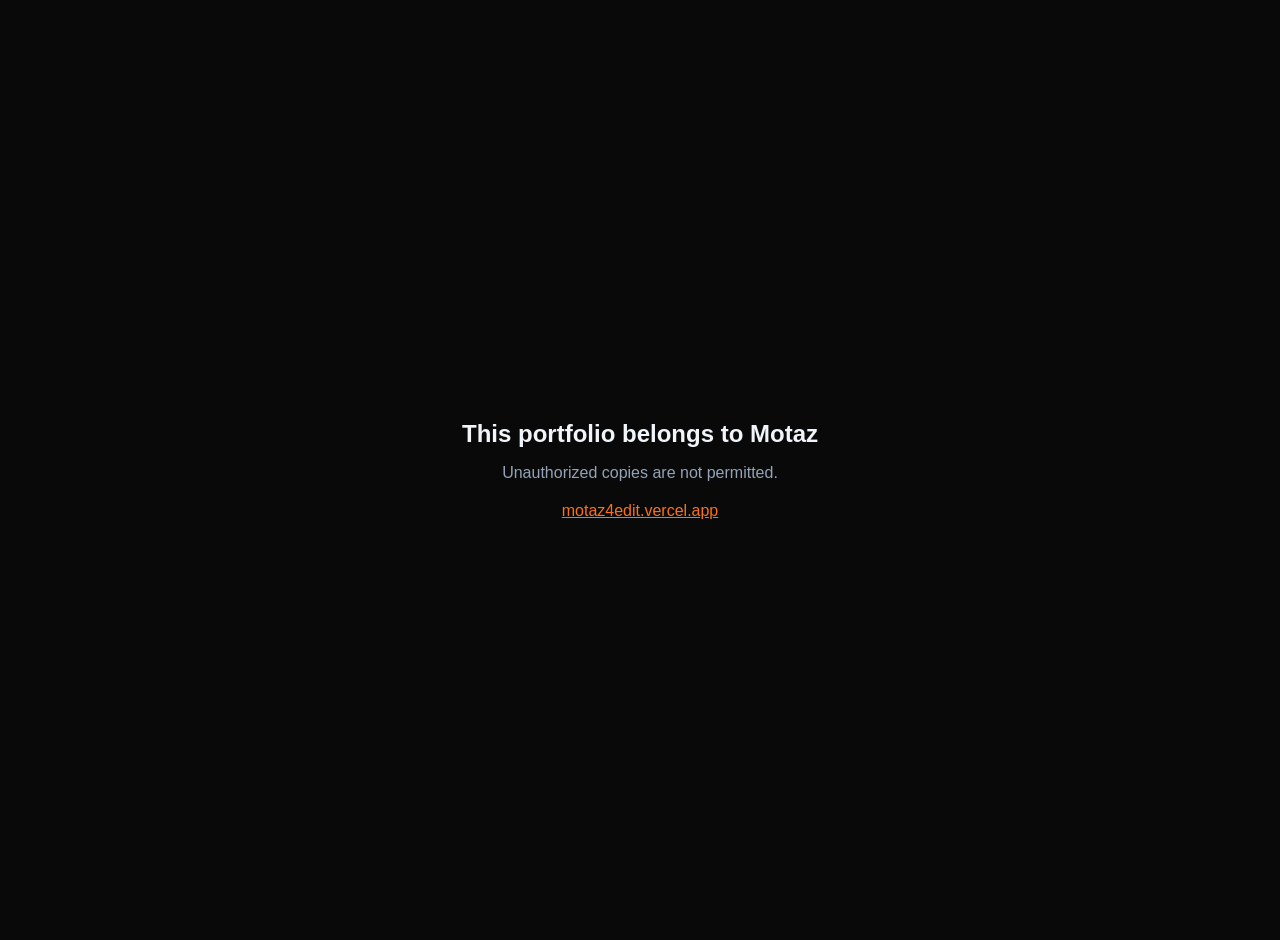
<file: index.html>
<!DOCTYPE html>
<html lang="en" dir="ltr">
<head>
  <meta charset="UTF-8" />
  <meta name="viewport" content="width=device-width, initial-scale=1.0" />
  <meta name="description" content="Video Editor & Storyteller — Long-form and short-form editing built around attention, pacing and storytelling." />
  <meta name="author" content="Motaz" />
  <meta name="theme-color" content="#090909" />
  <meta name="robots" content="index, follow" />

  <meta property="og:type" content="website" />
  <meta property="og:site_name" content="Motaz — Video Editor & Storyteller" />
  <meta property="og:title" content="Motaz — Video Editor & Storyteller" />
  <meta property="og:description" content="Long-form and short-form editing built around attention, pacing and storytelling." />
  <meta property="og:image" content="https://motaz4edit.vercel.app/assets/avatar.png" />
  <meta property="og:url" content="https://motaz4edit.vercel.app" />
  <meta property="og:locale" content="en_US" />
  <meta property="og:image:width" content="1200" />
  <meta property="og:image:height" content="630" />

  <meta name="twitter:card" content="summary_large_image" />
  <meta name="twitter:title" content="Motaz — Video Editor & Storyteller" />
  <meta name="twitter:description" content="Long-form and short-form editing built around attention, pacing and storytelling." />
  <meta name="twitter:image" content="https://motaz4edit.vercel.app/assets/avatar.png" />
  <meta name="twitter:site" content="@islameditro" />

  <link rel="apple-touch-icon" href="assets/avatar.png" />

  <title>Motaz — Video Editor & Storyteller</title>
  <link rel="canonical" href="https://motaz4edit.vercel.app" />
  <link rel="alternate" hreflang="en" href="https://motaz4edit.vercel.app" />
  <link rel="alternate" hreflang="ar" href="https://motaz4edit.vercel.app" />
  <link rel="alternate" hreflang="x-default" href="https://motaz4edit.vercel.app" />

  <script type="application/ld+json">
  {
    "@context": "https://schema.org",
    "@type": "ProfessionalService",
    "name": "Motaz",
    "description": "Video Editor & Storyteller — Long-form and short-form editing built around attention, pacing and storytelling.",
    "url": "https://motaz4edit.vercel.app",
    "image": "https://motaz4edit.vercel.app/assets/avatar.png",
    "sameAs": ["https://www.instagram.com/islameditro/", "https://www.youtube.com/@motaz4edit"]
  }
  </script>

  <script data-goatcounter="https://motazeditor.goatcounter.com/count" async src="goatcounter.js" integrity="sha384-2UjvVpptg4JlEVgJI2PdscrjOjPcil/4F1ZvIMJ81CShQnEDSlPI+l4PfogvTLYi" crossorigin="anonymous"></script>

  <link rel="preconnect" href="https://fonts.googleapis.com" />
  <link rel="preconnect" href="https://fonts.gstatic.com" crossorigin />
  <link href="https://fonts.googleapis.com/css2?family=Inter:wght@400;500;600;700;800;900&display=swap" rel="stylesheet" />

  <link rel="stylesheet" href="styles.css?v=3.1.7" />
  <link rel="icon" type="image/svg+xml" href="favicon.svg" />
</head>
<body>
  <!-- Loading Screen -->
  <div class="loader-screen" id="loaderScreen">
    <div class="loader-content">
      <div class="loader-ring">
        <div class="loader-ring-inner"></div>
      </div>
      <div class="loader-text">M<span class="loader-dot">.</span></div>
    </div>
  </div>

  <a href="#home" class="skip-link">Skip to content</a>

  <noscript>
    <div style="padding:80px 24px;text-align:center;min-height:100vh;display:flex;align-items:center;justify-content:center;">
      <div>
        <h1 style="font-size:1.5rem;margin-bottom:12px;">Motaz — Video Editor & Storyteller</h1>
        <p style="color:#94A3B8;font-size:0.95rem;">Please enable JavaScript to view this portfolio.</p>
        <p style="color:#94A3B8;font-size:0.8rem;margin-top:16px;"><a href="mailto:motazeditroforbusiness@gmail.com" style="color:#F97316;">Contact me directly</a></p>
      </div>
    </div>
  </noscript>

  <header class="navbar" id="navbar">
    <nav class="nav-container">
      <a href="#home" class="logo">
        <span class="logo-badge" id="logoBadge">M</span>
        <span id="logoText">Motaz</span>
      </a>
      <ul class="nav-links" id="navLinks"></ul>
      <div class="nav-actions">
        <a href="#contact" class="nav-cta" data-i18n-nav-cta>Start a Project</a>
        <button id="langToggle" class="lang-toggle" title="English" aria-label="Change language">ع</button>
        <button id="themeToggle" class="theme-toggle" aria-label="Theme" title="Toggle theme">
          <span class="icon-moon">&#9790;</span>
          <span class="icon-sun">&#9728;</span>
        </button>
        <button id="menuToggle" class="menu-toggle" aria-label="Menu">
          <span></span><span></span><span></span>
        </button>
      </div>
    </nav>
  </header>

  <main>
    <!-- Hero -->
    <section id="home" class="hero">
      <div class="hero-glow-bg"></div>
      <div class="hero-grid">
        <div class="hero-profile">
          <div class="hero-photo-wrap hero-enter">
            <div class="hero-photo-ring">
              <img id="heroPhoto" class="hero-photo" src="[data-uri]" alt="Portrait" />
            </div>
          </div>
          <div class="hero-name-row hero-enter">
            <h1 class="hero-name" id="heroName">Motaz</h1>
            <span class="avail-badge" id="availBadge" hidden>
              <span class="avail-dot"></span>
              <span id="availLabel"></span>
            </span>
          </div>
          <p class="hero-tagline hero-enter" id="heroTagline">Video Editor & Storyteller</p>
          <p class="hero-subline hero-enter" id="heroSubline"></p>
          <p class="hero-desc hero-enter" id="heroDesc"></p>
          <div class="hero-meta hero-enter">
            <span class="meta-item">
              <svg class="meta-icon" viewBox="0 0 24 24" fill="none" stroke="currentColor" stroke-width="2" stroke-linecap="round" stroke-linejoin="round"><path d="M21 10c0 7-9 13-9 13s-9-6-9-13a9 9 0 0 1 18 0z"/><circle cx="12" cy="10" r="3"/></svg>
              <span id="heroLocation">Algeria</span>
            </span>
            <span class="meta-item">
              <svg class="meta-icon" viewBox="0 0 24 24" fill="none" stroke="currentColor" stroke-width="2" stroke-linecap="round" stroke-linejoin="round"><circle cx="12" cy="12" r="10"/><line x1="2" y1="12" x2="22" y2="12"/><path d="M12 2a15.3 15.3 0 0 1 4 10 15.3 15.3 0 0 1-4 10 15.3 15.3 0 0 1-4-10 15.3 15.3 0 0 1 4-10z"/></svg>
              <span id="heroLanguages">English, Arabic</span>
            </span>
          </div>
          <div class="hero-actions hero-enter">
            <a href="#work" class="btn-primary">View My Work</a>
            <a href="#contact" class="btn-outline">Start a Project</a>
          </div>
          <div class="hero-socials hero-enter" id="heroSocials"></div>
        </div>
        <div class="hero-tools">
          <div class="tools-group">
            <h2 class="tools-heading hero-enter" id="editingToolsTitle">Editing Tools</h2>
            <div class="tools-grid" id="editingToolsGrid"></div>
          </div>
          <div class="tools-group">
            <h2 class="tools-heading hero-enter" id="aiToolsTitle">AI Tools</h2>
            <div class="tools-grid" id="aiToolsGrid"></div>
          </div>
        </div>
      </div>
    </section>

    <!-- Showreel -->
    <section id="showreel" class="section section-showreel reveal" hidden>
      <div class="container">
        <span class="section-label" data-i18n="showreel_label">Showreel</span>
        <h2 class="section-title" id="showreelTitle">Showreel 2026</h2>
        <div class="showreel-wrap" id="showreelWrap">
          <div class="showreel-poster" id="showreelPoster">
            <img src="" alt="Showreel" id="showreelPosterImg" />
            <button class="showreel-play" id="showreelPlay" aria-label="Play showreel">
              <svg viewBox="0 0 24 24" fill="currentColor"><polygon points="5 3 19 12 5 21 5 3"/></svg>
            </button>
          </div>
          <iframe id="showreelFrame" src="" title="Showreel" loading="lazy" allow="accelerometer; autoplay; clipboard-write; encrypted-media; picture-in-picture" allowfullscreen style="display:none;"></iframe>
        </div>
      </div>
    </section>

    <!-- Edited For / Clients -->
    <section id="edited-for" class="section edited-for reveal">
      <div class="container">
        <span class="section-label">Clients</span>
        <h2 class="section-title" id="editedForTitle">Edited For</h2>
        <p class="section-desc" id="editedForDesc"></p>
        <div class="clients-grid" id="clientsGrid"></div>
      </div>
    </section>

    <!-- Stats — removed per spec-project upgrade -->
    <section id="stats" class="section section-stats reveal" hidden></section>

    <!-- Work / Projects -->
    <section id="work">
      <div class="filter-bar-wrap">
        <div class="container">
          <span class="section-label">Portfolio</span>
          <h2 class="section-title" data-i18n="work_title">Selected Work</h2>
          <div class="video-filter-bar" id="videoFilterBar">
            <button class="filter-chip active" data-filter="all" data-i18n="filter_all">All</button>
            <button class="filter-chip" data-filter="long" data-i18n="filter_long">Long Form</button>
            <button class="filter-chip" data-filter="short" data-i18n="filter_short">Short Form</button>
          </div>
        </div>
      </div>

      <section id="long-form" class="section reveal">
        <div class="container">
          <h3 class="section-subtitle" id="longTitle">Long Form</h3>
          <p class="section-desc" id="longDesc"></p>
          <div class="video-grid landscape" id="longGrid"></div>
        </div>
      </section>

      <section id="short-form" class="section reveal">
        <div class="container">
          <h3 class="section-subtitle" id="shortTitle">Short Form</h3>
          <p class="section-desc" id="shortDesc"></p>
          <div class="video-grid portrait" id="shortGrid"></div>
        </div>
      </section>
    </section>

    <!-- Editing Philosophy -->
    <section id="philosophy" class="section hero-glow reveal">
      <div class="container">
        <span class="section-label">Philosophy</span>
        <h2 class="section-title" data-i18n="philosophy_title">My Editing Philosophy</h2>
        <p class="section-desc" data-i18n="philosophy_desc">Editing isn't just cutting clips — it's the art of crafting experience.</p>
        <div class="philosophy-grid" id="philosophyGrid"></div>
      </div>
    </section>

    <!-- Process -->
    <section id="process" class="section reveal">
      <div class="container">
        <span class="section-label">Process</span>
        <h2 class="section-title" id="processTitle">How I Work</h2>
        <div class="process-grid" id="processGrid"></div>
      </div>
    </section>

    <!-- Services -->
    <section id="services" class="section reveal">
      <div class="container">
        <span class="section-label">Services</span>
        <h2 class="section-title" id="servicesTitle">Services</h2>
        <p class="section-desc" id="servicesDesc"></p>
        <div class="services-grid" id="servicesGrid"></div>
      </div>
    </section>

    <!-- Testimonials — removed per spec-project upgrade -->
    <section id="testimonials" class="section reveal" hidden></section>

    <!-- About -->
    <section id="about" class="section hero-glow reveal">
      <div class="container">
        <span class="section-label">About</span>
        <h2 class="section-title" id="aboutTitle">About Me</h2>
        <div class="about-content" id="aboutContent">
          <div class="about-text">
            <p class="about-bio" id="aboutBio"></p>
            <div class="about-details">
              <span class="about-detail" id="aboutLocation">
                <svg viewBox="0 0 24 24" fill="none" stroke="currentColor" stroke-width="2" stroke-linecap="round" stroke-linejoin="round" width="16" height="16"><path d="M21 10c0 7-9 13-9 13s-9-6-9-13a9 9 0 0 1 18 0z"/><circle cx="12" cy="10" r="3"/></svg>
                Algeria
              </span>
              <span class="about-detail" id="aboutLanguages">
                <svg viewBox="0 0 24 24" fill="none" stroke="currentColor" stroke-width="2" stroke-linecap="round" stroke-linejoin="round" width="16" height="16"><circle cx="12" cy="12" r="10"/><line x1="2" y1="12" x2="22" y2="12"/><path d="M12 2a15.3 15.3 0 0 1 4 10 15.3 15.3 0 0 1-4 10 15.3 15.3 0 0 1-4-10 15.3 15.3 0 0 1 4-10z"/></svg>
                English, Arabic
              </span>
            </div>
          </div>
        </div>
      </div>
    </section>

    <!-- FAQ -->
    <section id="faq" class="section reveal" hidden>
      <div class="container">
        <span class="section-label">FAQ</span>
        <h2 class="section-title" data-i18n="faq_title">Frequently Asked Questions</h2>
        <div class="faq-list" id="faqList"></div>
      </div>
    </section>

    <!-- Final CTA -->
    <section id="final-cta" class="section section-cta reveal">
      <div class="container">
        <h2 class="cta-title" id="ctaTitle">Have a project in mind?</h2>
        <p class="cta-desc" id="ctaDesc">Let's make something worth watching.</p>
        <div class="cta-actions">
          <a href="#contact" class="btn-primary btn-lg">Start a Project</a>
          <a href="#work" class="btn-outline btn-lg">View Work</a>
        </div>
      </div>
    </section>

    <!-- Contact -->
    <section id="contact" class="section reveal">
      <div class="container contact-center">
        <span class="section-label">Contact</span>
        <h2 class="contact-title" id="contactTitle">Let's make something worth watching</h2>
        <p class="contact-desc" id="contactDesc">Got footage or an idea? Tell me about it and I'll cut it.</p>

        <form class="contact-form" id="contactForm" action="https://formsubmit.co/motazeditroforbusiness@gmail.com" method="post" novalidate>
          <input type="hidden" name="_subject" value="New portfolio message" />
          <input type="hidden" name="_template" value="table" />
          <div style="position:absolute;left:-9999px;top:-9999px;" aria-hidden="true">
            <input type="text" name="_honey" tabindex="-1" autocomplete="off" />
            <input type="text" id="website" name="website" tabindex="-1" autocomplete="off" />
            <input type="text" name="phone" tabindex="-1" autocomplete="off" />
            <input type="email" name="fax" tabindex="-1" autocomplete="off" />
          </div>
          <div class="form-row">
            <div class="form-field">
              <label for="name" data-i18n="ph_name">Your name</label>
              <input type="text" id="name" name="name" data-i18n-placeholder="ph_name" placeholder="Your name" required />
            </div>
            <div class="form-field">
              <label for="email" data-i18n="ph_email">Your email</label>
              <input type="email" id="email" name="email" data-i18n-placeholder="ph_email" placeholder="Your email" required />
            </div>
          </div>
          <div class="form-field">
            <label for="message" data-i18n="ph_message">Your message</label>
            <textarea id="message" name="message" rows="4" data-i18n-placeholder="ph_message" placeholder="Tell me about your project..." required></textarea>
          </div>
          <div class="form-actions">
            <button type="submit" name="contactMethod" value="email" class="btn-send" data-i18n="send_email">Send via Email</button>
            <button type="submit" name="contactMethod" value="whatsapp" class="btn-whatsapp" data-i18n="send_whatsapp">Send via WhatsApp</button>
          </div>
        </form>
        <p id="formStatus" class="form-status" role="status" aria-live="polite" hidden></p>
      </div>
    </section>
  </main>

  <footer class="footer">
    <div class="footer-inner">
      <div class="footer-brand">
        <span class="footer-logo" id="footerLogo">M</span>
        <p class="footer-tagline" id="footerTagline">Video Editor & Storyteller</p>
      </div>
      <div class="footer-links" id="footerLinks"></div>
      <div class="footer-socials" id="footerSocials"></div>
    </div>
    <div class="footer-bottom">
      <p class="footer-copy">&copy; <span id="year"></span> Motaz. All rights reserved.</p>
      <p class="footer-extras">
        <a href="policy.html" class="footer-link">Privacy Policy</a>
      </p>
    </div>
  </footer>

  <!-- Video Modal -->
  <div id="videoModal" class="modal">
    <div class="modal-content">
      <button class="modal-close" aria-label="Close">&times;</button>
      <h3 id="modalTitle"></h3>
      <p id="modalDesc" class="modal-desc"></p>
      <div id="modalFrameWrap" class="modal-frame-wrap">
        <iframe id="modalFrame" src="" title="Video" frameborder="0" allow="accelerometer; autoplay; clipboard-write; encrypted-media; picture-in-picture" allowfullscreen></iframe>
      </div>
    </div>
  </div>

  <!-- Back to top -->
  <button id="backToTop" class="back-to-top" aria-label="Back to top">
    <svg viewBox="0 0 24 24" fill="none" stroke="currentColor" stroke-width="2.5" stroke-linecap="round" stroke-linejoin="round"><polyline points="18 15 12 9 6 15"/></svg>
  </button>

  <!-- WhatsApp float -->
  <a id="waFloat" class="wa-float" href="#" target="_blank" rel="noopener" aria-label="WhatsApp" title="WhatsApp" hidden>
    <svg viewBox="0 0 24 24" fill="currentColor"><path d="M17.472 14.382c-.297-.149-1.758-.867-2.03-.967-.273-.099-.471-.148-.67.15-.197.297-.767.966-.94 1.164-.173.199-.347.223-.644.075-.297-.15-1.255-.463-2.39-1.475-.883-.788-1.48-1.761-1.653-2.059-.173-.297-.018-.458.13-.606.134-.133.297-.347.446-.52.149-.174.198-.298.298-.497.099-.198.05-.371-.025-.52-.075-.149-.669-1.612-.916-2.207-.242-.579-.487-.5-.669-.51-.173-.008-.371-.01-.57-.01-.198 0-.52.074-.792.372-.272.297-1.04 1.016-1.04 2.479 0 1.462 1.065 2.875 1.213 3.074.149.198 2.096 3.2 5.077 4.487.709.306 1.262.489 1.694.625.712.227 1.36.195 1.871.118.571-.085 1.758-.719 2.006-1.413.248-.694.248-1.289.173-1.413-.074-.124-.272-.198-.57-.347m-5.421 7.403h-.004a9.87 9.87 0 01-5.031-1.378l-.361-.214-3.741.982.998-3.648-.235-.374a9.86 9.86 0 01-1.51-5.26c.001-5.45 4.436-9.884 9.888-9.884 2.64 0 5.122 1.03 6.988 2.898a9.825 9.825 0 012.893 6.994c-.003 5.45-4.437 9.884-9.885 9.884m8.413-18.297A11.815 11.815 0 0012.05 0C5.495 0 .16 5.335.157 11.892c0 2.096.547 4.142 1.588 5.945L.057 24l6.305-1.654a11.882 11.882 0 005.683 1.448h.005c6.554 0 11.89-5.335 11.893-11.893a11.821 11.821 0 00-3.48-8.413z"/></svg>
  </a>

  <script src="config.js?v=3.1.7"></script>
  <script src="script.js?v=3.1.7"></script>
</body>
</html>
</file>
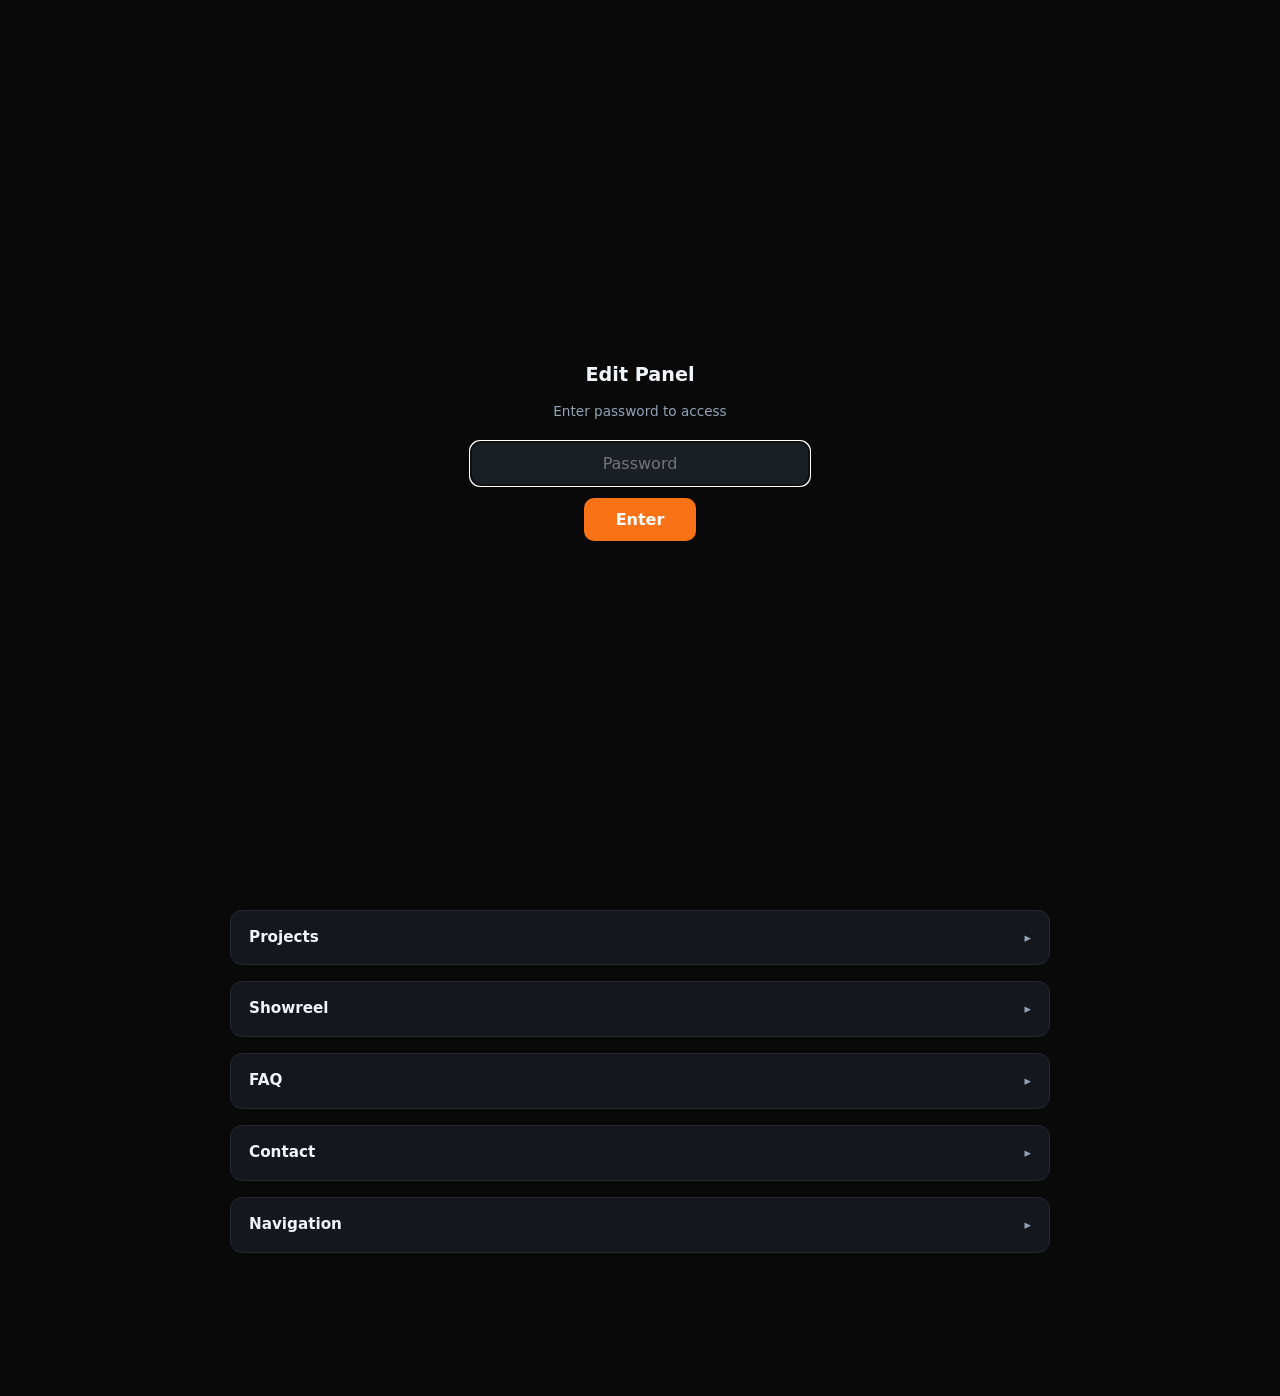
<file: edit.html>
<!DOCTYPE html>
<html lang="en" dir="ltr">
<head>
  <meta charset="UTF-8" />
  <meta name="viewport" content="width=device-width, initial-scale=1.0" />
  <meta name="robots" content="noindex, nofollow" />
  <title>Edit Panel — Motaz Portfolio</title>
  <style>
    :root {
      --bg: #090909;
      --card: #14171C;
      --card2: #1A1F26;
      --border: #242B35;
      --text: #F1F5F9;
      --muted: #94A3B8;
      --primary: #F97316;
      --soft: #FB923C;
      --danger: #EF4444;
      --ok: #22C55E;
    }
    * { margin: 0; padding: 0; box-sizing: border-box; }
    body {
      font-family: "ITF Qomra Arabic", "Inter", system-ui, sans-serif;
      background: var(--bg);
      color: var(--text);
      line-height: 1.7;
      padding-bottom: 120px;
    }
    a { color: inherit; text-decoration: none; }

    header.topbar {
      position: sticky; top: 0; z-index: 50;
      background: rgba(9,9,9,0.92);
      backdrop-filter: blur(12px);
      border-bottom: 1px solid var(--border);
    }
    .topbar-inner {
      max-width: 860px; margin: 0 auto;
      padding: 14px 20px;
      display: flex; align-items: center; justify-content: space-between; gap: 12px; flex-wrap: wrap;
    }
    .topbar h1 { font-size: 1.1rem; font-weight: 800; }
    .topbar h1 span { color: var(--soft); }

    .btn {
      padding: 10px 20px; border: none; border-radius: 10px;
      font-family: inherit; font-size: 0.88rem; font-weight: 700; cursor: pointer;
      transition: filter .2s, transform .15s;
      color: #fff;
    }
    .btn:hover { filter: brightness(1.1); transform: translateY(-1px); }
    .btn-primary { background: var(--primary); }
    .btn-ok { background: var(--ok); color: #04230f; }
    .btn-danger { background: var(--danger); }
    .btn-ghost { background: var(--card2); border: 1px solid var(--border); color: var(--text); }
    .btn-sm { padding: 6px 12px; font-size: 0.78rem; border-radius: 8px; }

    main { max-width: 860px; margin: 24px auto; padding: 0 20px; }

    .info {
      background: var(--card); border: 1px solid var(--border);
      border-left: 3px solid var(--primary);
      border-radius: 12px; padding: 14px 18px; margin-bottom: 24px;
      font-size: 0.88rem; color: var(--muted);
    }
    .info strong { color: var(--text); }

    /* Panels sections */
    .sec { margin-bottom: 16px; }
    .sec-head {
      background: var(--card); border: 1px solid var(--border);
      border-radius: 12px; padding: 14px 18px;
      cursor: pointer; display: flex; align-items: center; justify-content: space-between;
      user-select: none; transition: background .2s;
    }
    .sec-head:hover { background: var(--card2); }
    .sec-head span:first-child { font-weight: 700; font-size: 0.95rem; }
    .arr { color: var(--muted); font-size: 0.8rem; }

    .fields { display: none; padding: 14px 18px; }

    .field { margin-bottom: 14px; }
    .field label { display: block; font-size: 0.82rem; font-weight: 600; color: var(--muted); margin-bottom: 5px; }
    .field input[type="text"],
    .field input[type="email"],
    .field input[type="number"],
    .field input[type="color"],
    .field input[type="url"],
    .field select,
    .field textarea {
      width: 100%; padding: 10px 12px;
      background: var(--card2); border: 1px solid var(--border);
      border-radius: 8px; color: var(--text);
      font-family: inherit; font-size: 0.88rem;
    }
    .field input:focus, .field select:focus, .field textarea:focus {
      outline: none; border-color: var(--primary);
    }
    .field textarea { resize: vertical; min-height: 60px; }
    .field input[type="color"] { padding: 4px; height: 40px; cursor: pointer; }
    .field.row { display: flex; align-items: center; gap: 12px; }
    .field.row label { margin-bottom: 0; white-space: nowrap; }
    .field input[type="checkbox"] {
      width: 18px; height: 18px; accent-color: var(--primary); cursor: pointer;
    }

    .subsec-head {
      font-size: 0.82rem; font-weight: 700; color: var(--soft);
      padding: 6px 0 4px; margin-bottom: 4px;
      border-bottom: 1px solid var(--border);
    }

    .remove {
      float: right; background: none; border: 1px solid var(--border);
      color: var(--muted); border-radius: 6px; width: 26px; height: 26px;
      font-size: 0.85rem; cursor: pointer; transition: .2s;
      display: flex; align-items: center; justify-content: center;
    }
    .remove:hover { color: var(--danger); border-color: var(--danger); }

    .add {
      display: inline-block; padding: 8px 16px;
      background: var(--card2); border: 1px dashed var(--border);
      border-radius: 8px; color: var(--primary); font-size: 0.82rem;
      font-weight: 600; cursor: pointer; margin-top: 8px; transition: .2s;
      font-family: inherit;
    }
    .add:hover { border-color: var(--primary); background: rgba(249,115,22,0.05); }

    #toast {
      position: fixed; bottom: 80px; left: 50%; transform: translateX(-50%);
      background: var(--ok); color: #fff; padding: 10px 24px;
      border-radius: 10px; font-weight: 700; font-size: 0.85rem;
      opacity: 0; pointer-events: none; transition: opacity .3s;
      z-index: 100;
    }
    #toast.show { opacity: 1; }

    .actions-bar {
      position: fixed; bottom: 0; left: 0; right: 0; z-index: 50;
      background: rgba(9,9,9,0.95); backdrop-filter: blur(12px);
      border-top: 1px solid var(--border);
      padding: 12px 20px;
      display: flex; align-items: center; justify-content: center; gap: 10px; flex-wrap: wrap;
    }
    .actions-bar .note { font-size: 0.78rem; color: var(--muted); max-width: 400px; }
    @media (max-width: 640px) { .actions-bar .note { display: none; } }
  </style>
</head>
<body>

  <!-- Password gate -->
  <div id="pwGate" style="position:fixed;inset:0;z-index:9999;background:#090909;display:flex;align-items:center;justify-content:center;">
    <div style="text-align:center;max-width:340px;width:90%;">
      <h2 style="color:#F1F5F9;margin-bottom:8px;font-size:1.2rem;">Edit Panel</h2>
      <p style="color:#94A3B8;font-size:.85rem;margin-bottom:18px;">Enter password to access</p>
      <input id="pwInput" type="password" placeholder="Password" autocomplete="off" style="width:100%;padding:12px 14px;background:#1A1F26;border:1px solid #242B35;border-radius:10px;color:#F1F5F9;font-size:1rem;font-family:inherit;text-align:center;" />
      <button id="pwBtn" style="margin-top:12px;padding:12px 32px;background:#F97316;color:#fff;border:none;border-radius:10px;font-size:1rem;font-weight:700;cursor:pointer;font-family:inherit;">Enter</button>
      <p id="pwErr" style="color:#EF4444;font-size:.82rem;margin-top:10px;display:none;">Wrong password</p>
    </div>
  </div>
  <script src="edit-gate.js?v=3.1.7"></script>

  <header class="topbar">
    <div class="topbar-inner">
      <h1>Edit Panel <span>— Motaz</span></h1>
      <a class="btn btn-ghost btn-sm" href="index.html" target="_blank">Open Site</a>
    </div>
  </header>

  <main>
    <div class="info">
      <strong>How it works:</strong>
      1. Expand a section and edit the fields.
      2. Click <strong>Preview</strong> to test changes live, or <strong>Copy</strong> to copy the config to clipboard.
      3. Click <strong>Download</strong> to save <code>config.js</code> and replace it in your site folder.
    </div>

    <div id="unsavedBadge" style="display:none;background:#1A1F26;border:1px solid #F97316;border-radius:10px;padding:10px 16px;margin-bottom:16px;font-size:.85rem;color:#FB923C;font-weight:600;">
      &#9888; You have unsaved changes. Click <strong>Preview</strong> to see them, or <strong>Download</strong> to save <code>config.js</code>.
    </div>

    <div id="panels"></div>
  </main>

  <div id="toast">Saved to memory.</div>

  <div class="actions-bar">
    <button class="btn btn-primary" id="preview-btn">Preview</button>
    <button class="btn btn-ghost" id="copy-btn">Copy</button>
    <button class="btn btn-ok" id="download-btn">Download config.js</button>
    <button class="btn" id="translate-btn" style="background:#6366F1;color:#fff;">Translate EN→AR</button>
    <button class="btn btn-ghost btn-sm" id="reset-btn">Reset</button>
    <button class="btn btn-danger btn-sm" id="clear-btn">Clear All</button>
    <button class="btn btn-danger" id="close-btn" style="display:none">Close Preview</button>
    <span class="note">Preview opens the site in the same tab — changes are in memory until you download.</span>
  </div>

  <script src="editor.js?v=3.1.7"></script>
</body>
</html>
</file>
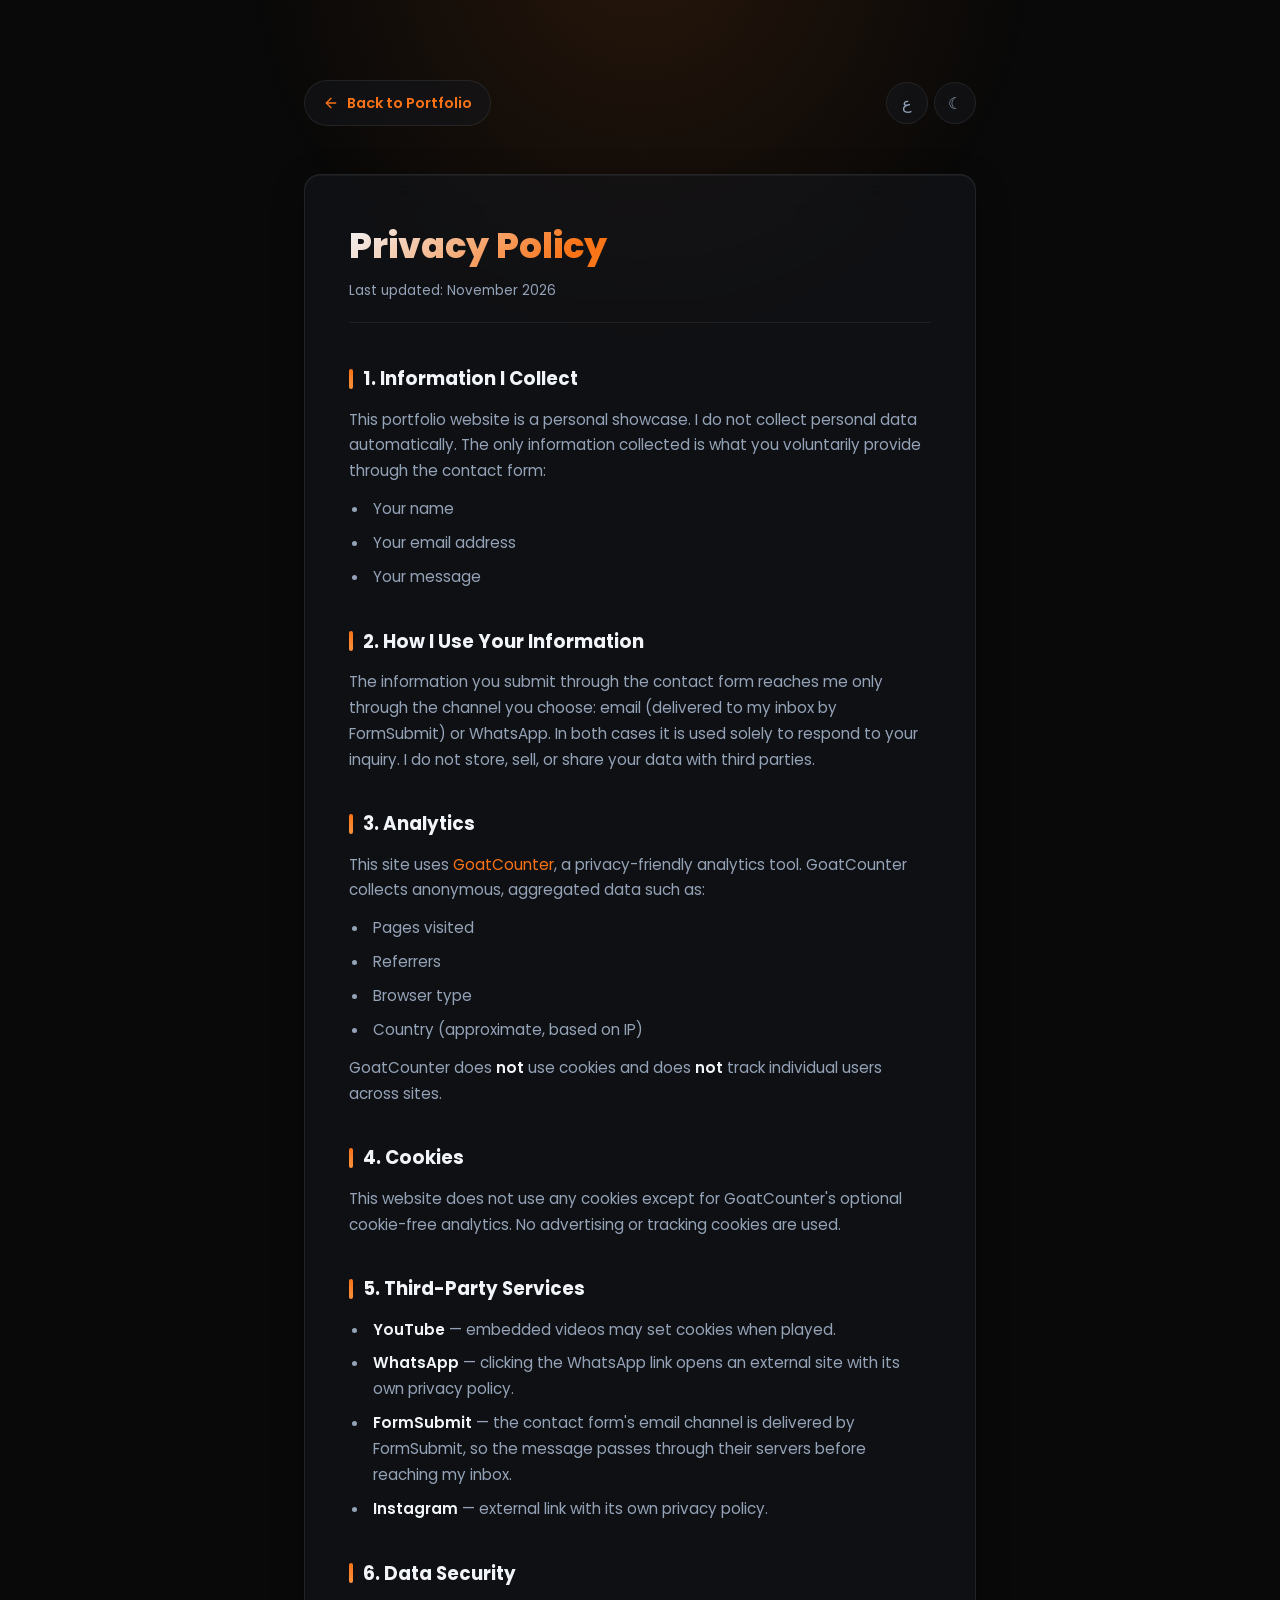
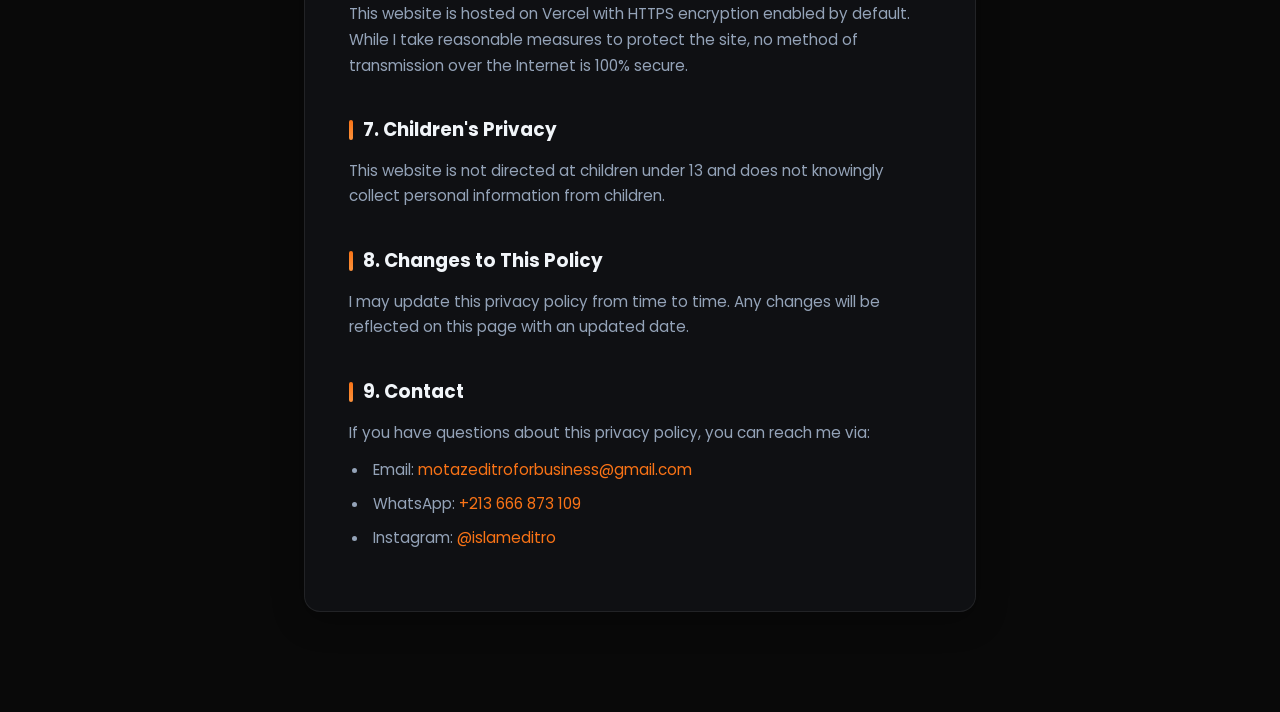
<file: policy.html>
<!DOCTYPE html>
<html lang="en" dir="ltr">
<head>
  <meta charset="UTF-8" />
  <meta name="viewport" content="width=device-width, initial-scale=1.0" />
  <meta name="robots" content="noindex, nofollow" />
  <meta name="theme-color" content="#090909" />
  <title>Privacy Policy — Motaz</title>
  <link rel="icon" type="image/svg+xml" href="favicon.svg" />

  <style>
    @font-face { font-family: "ITF Qomra Arabic"; font-style: normal; font-display: swap; font-weight: 300; src: url("./assets/fonts/itfQomraArabic-Light.woff2") format("woff2"); }
    @font-face { font-family: "ITF Qomra Arabic"; font-style: normal; font-display: swap; font-weight: 400; src: url("./assets/fonts/itfQomraArabic-Regular.woff2") format("woff2"); }
    @font-face { font-family: "ITF Qomra Arabic"; font-style: normal; font-display: swap; font-weight: 500; src: url("./assets/fonts/itfQomraArabic-Medium.woff2") format("woff2"); }
    @font-face { font-family: "Poppins"; font-style: normal; font-display: swap; font-weight: 400; unicode-range: U+0000-00FF, U+0131, U+0152-0153, U+02BB-02BC, U+02C6, U+02DA, U+02DC, U+0304, U+0308, U+0329, U+2000-206F, U+20AC, U+2122, U+2191, U+2193, U+2212, U+2215, U+FEFF, U+FFFD; src: url("./assets/fonts/Poppins-Regular.woff2") format("woff2"); }
    @font-face { font-family: "Poppins"; font-style: normal; font-display: swap; font-weight: 500; unicode-range: U+0000-00FF, U+0131, U+0152-0153, U+02BB-02BC, U+02C6, U+02DA, U+02DC, U+0304, U+0308, U+0329, U+2000-206F, U+20AC, U+2122, U+2191, U+2193, U+2212, U+2215, U+FEFF, U+FFFD; src: url("./assets/fonts/Poppins-Medium.woff2") format("woff2"); }
    @font-face { font-family: "Poppins"; font-style: normal; font-display: swap; font-weight: 600; unicode-range: U+0000-00FF, U+0131, U+0152-0153, U+02BB-02BC, U+02C6, U+02DA, U+02DC, U+0304, U+0308, U+0329, U+2000-206F, U+20AC, U+2122, U+2191, U+2193, U+2212, U+2215, U+FEFF, U+FFFD; src: url("./assets/fonts/Poppins-SemiBold.woff2") format("woff2"); }
    @font-face { font-family: "Poppins"; font-style: normal; font-display: swap; font-weight: 700; unicode-range: U+0000-00FF, U+0131, U+0152-0153, U+02BB-02BC, U+02C6, U+02DA, U+02DC, U+0304, U+0308, U+0329, U+2000-206F, U+20AC, U+2122, U+2191, U+2193, U+2212, U+2215, U+FEFF, U+FFFD; src: url("./assets/fonts/Poppins-Bold.woff2") format("woff2"); }
    @font-face { font-family: "Poppins"; font-style: normal; font-display: swap; font-weight: 800; unicode-range: U+0000-00FF, U+0131, U+0152-0153, U+02BB-02BC, U+02C6, U+02DA, U+02DC, U+0304, U+0308, U+0329, U+2000-206F, U+20AC, U+2122, U+2191, U+2193, U+2212, U+2215, U+FEFF, U+FFFD; src: url("./assets/fonts/Poppins-ExtraBold.woff2") format("woff2"); }

    *, *::before, *::after { box-sizing: border-box; margin: 0; padding: 0; }

    :root {
      --background: #090909;
      --foreground: #F1F5F9;
      --card: rgba(20, 23, 28, 0.6);
      --card-solid: #14171C;
      --card-hover: rgba(26, 31, 38, 0.7);
      --muted: #101317;
      --muted-foreground: #94A3B8;
      --accent: rgba(249, 115, 22, 0.15);
      --accent-foreground: #FED7AA;
      --primary: #F97316;
      --primary-foreground: #FFFFFF;
      --blue-soft: #FB923C;
      --border: rgba(36, 43, 53, 0.6);
      --ring: #F97316;
      --glow: 0 0 40px rgba(249, 115, 22, 0.25);
      --gradient-radial: radial-gradient(ellipse at center, rgba(249, 115, 22, 0.12) 0%, rgba(249, 115, 22, 0) 70%);
      --font-body: "Poppins", "ITF Qomra Arabic", "Inter", -apple-system, BlinkMacSystemFont, "SF Pro Display", "Segoe UI", Roboto, Arial, sans-serif;
      --radius: 16px;
      --glass-blur: blur(20px);
      --glass-border: rgba(255, 255, 255, 0.08);
    }

    body[data-theme="light"] {
      --background: #F8FAFC;
      --foreground: #0F172A;
      --card: rgba(255, 255, 255, 0.7);
      --card-solid: #FFFFFF;
      --card-hover: rgba(248, 250, 252, 0.8);
      --muted: #E2E8F0;
      --muted-foreground: #64748B;
      --accent: rgba(249, 115, 22, 0.08);
      --accent-foreground: #9A3412;
      --primary: #F97316;
      --blue-soft: #FB923C;
      --border: rgba(203, 213, 225, 0.5);
      --glass-blur: blur(16px);
      --glass-border: rgba(255, 255, 255, 0.5);
    }

    body {
      font-family: var(--font-body);
      background: var(--background);
      color: var(--foreground);
      line-height: 1.7;
      min-height: 100vh;
      transition: background 0.4s ease, color 0.4s ease;
      overflow-x: hidden;
    }

    body::before {
      content: '';
      position: fixed;
      top: -50%;
      left: 50%;
      transform: translateX(-50%);
      width: 800px;
      height: 800px;
      background: radial-gradient(circle, rgba(249, 115, 22, 0.12) 0%, transparent 70%);
      border-radius: 50%;
      pointer-events: none;
      z-index: 0;
      animation: policyGlow 6s ease-in-out infinite alternate;
    }

    @keyframes policyGlow {
      0% { opacity: 0.5; transform: translateX(-50%) scale(1); }
      100% { opacity: 1; transform: translateX(-50%) scale(1.15); }
    }

    .policy-wrapper {
      position: relative;
      z-index: 1;
      max-width: 720px;
      margin: 0 auto;
      padding: 80px 24px 100px;
    }

    .policy-topbar {
      display: flex;
      align-items: center;
      justify-content: space-between;
      margin-bottom: 48px;
    }

    .policy-topbar-left { display: flex; align-items: center; gap: 8px; }

    .policy-back {
      display: inline-flex;
      align-items: center;
      gap: 8px;
      color: var(--primary);
      text-decoration: none;
      font-size: 0.9rem;
      font-weight: 600;
      padding: 10px 18px;
      background: var(--card);
      border: 1px solid var(--glass-border);
      border-radius: 999px;
      backdrop-filter: var(--glass-blur);
      -webkit-backdrop-filter: var(--glass-blur);
      transition: color 0.25s, border-color 0.25s, box-shadow 0.25s, transform 0.3s;
    }
    .policy-back:hover {
      color: var(--blue-soft);
      border-color: var(--primary);
      box-shadow: 0 8px 24px rgba(249, 115, 22, 0.25);
      transform: translateY(-2px);
    }
    .policy-back svg { width: 16px; height: 16px; }

    .topbar-btns { display: flex; align-items: center; gap: 6px; }

    .theme-toggle, .lang-toggle {
      width: 42px; height: 42px;
      display: grid; place-items: center;
      border: 1px solid var(--glass-border);
      border-radius: 50%;
      color: var(--muted-foreground);
      font-size: 1rem;
      background: var(--card);
      backdrop-filter: var(--glass-blur);
      -webkit-backdrop-filter: var(--glass-blur);
      cursor: pointer;
      transition: color 0.25s, border-color 0.25s, box-shadow 0.25s, transform 0.3s;
    }
    .theme-toggle:hover, .lang-toggle:hover {
      color: var(--primary);
      border-color: var(--primary);
      box-shadow: 0 4px 20px rgba(249, 115, 22, 0.35);
      transform: translateY(-2px) scale(1.08);
    }
    .theme-toggle .icon-sun { display: none; }
    body[data-theme="light"] .theme-toggle .icon-sun { display: inline; }
    body[data-theme="light"] .theme-toggle .icon-moon { display: none; }

    .policy-card {
      background: var(--card);
      border: 1px solid var(--glass-border);
      border-radius: var(--radius);
      padding: 48px 44px;
      backdrop-filter: var(--glass-blur);
      -webkit-backdrop-filter: var(--glass-blur);
      box-shadow: 0 8px 32px rgba(0, 0, 0, 0.3), inset 0 1px 0 rgba(255, 255, 255, 0.05);
      opacity: 0;
      transform: translateY(30px) blur(6px);
      animation: cardReveal 0.8s cubic-bezier(0.16, 1, 0.3, 1) 0.1s forwards;
    }

    @keyframes cardReveal {
      to { opacity: 1; transform: translateY(0) blur(0); }
    }

    .policy-card:hover {
      border-color: color-mix(in srgb, var(--primary) 15%, var(--glass-border));
      box-shadow: 0 16px 48px rgba(0, 0, 0, 0.4), inset 0 1px 0 rgba(255, 255, 255, 0.08);
    }

    h1 {
      font-size: 2.2rem;
      font-weight: 900;
      margin-bottom: 10px;
      background: linear-gradient(135deg, var(--foreground) 0%, var(--primary) 40%, var(--blue-soft) 100%);
      -webkit-background-clip: text;
      -webkit-text-fill-color: transparent;
      background-clip: text;
      line-height: 1.3;
    }

    .policy-updated {
      color: var(--muted-foreground);
      font-size: 0.85rem;
      margin-bottom: 40px;
      padding-bottom: 20px;
      border-bottom: 1px solid var(--border);
    }

    h2 {
      font-size: 1.15rem;
      font-weight: 700;
      color: var(--foreground);
      margin-top: 36px;
      margin-bottom: 12px;
      display: flex;
      align-items: center;
      gap: 10px;
    }

    h2::before {
      content: '';
      width: 4px; height: 20px;
      background: linear-gradient(180deg, var(--primary), var(--blue-soft));
      border-radius: 999px;
      flex-shrink: 0;
    }

    p, li {
      color: var(--muted-foreground);
      font-size: 0.95rem;
      margin-bottom: 12px;
    }

    strong { color: var(--foreground); font-weight: 600; }

    ul {
      padding-left: 20px;
      margin-bottom: 12px;
    }
    html[dir="rtl"] ul { padding-left: 0; padding-right: 20px; }
    li { margin-bottom: 8px; padding-left: 4px; }
    html[dir="rtl"] li { padding-left: 0; padding-right: 4px; }

    a {
      color: var(--primary);
      text-decoration: none;
      border-bottom: 1px solid transparent;
      transition: color 0.2s, border-color 0.2s;
    }
    a:hover {
      color: var(--blue-soft);
      border-bottom-color: var(--blue-soft);
    }

    @media (max-width: 640px) {
      .policy-wrapper { padding: 60px 16px 80px; }
      .policy-card { padding: 32px 22px; }
      h1 { font-size: 1.7rem; }
      h2 { font-size: 1.05rem; }
    }

    @media print {
      body { background: #fff; color: #000; }
      body::before { display: none; }
      .policy-card { background: #fff; border-color: #ddd; box-shadow: none; backdrop-filter: none; }
      h1 { -webkit-text-fill-color: #000; background: none; }
      h2 { color: #000; }
      h2::before { background: #000; }
      p, li { color: #333; }
      strong { color: #000; }
      .policy-back, .theme-toggle, .lang-toggle { display: none; }
    }
  </style>
</head>
<body>
  <div class="policy-wrapper">
    <div class="policy-topbar">
      <div class="policy-topbar-left">
        <a href="index.html" class="policy-back">
          <svg viewBox="0 0 24 24" fill="none" stroke="currentColor" stroke-width="2" stroke-linecap="round" stroke-linejoin="round"><path d="M19 12H5"/><path d="M12 19l-7-7 7-7"/></svg>
          <span data-i18n="back">Back to Portfolio</span>
        </a>
      </div>
      <div class="topbar-btns">
        <button class="lang-toggle" id="langToggle" title="English" aria-label="Change language">ع</button>
        <button class="theme-toggle" id="themeToggleBtn" aria-label="Toggle theme" title="Toggle theme">
          <span class="icon-moon">&#9790;</span>
          <span class="icon-sun">&#9728;</span>
        </button>
      </div>
    </div>

    <div class="policy-card">
      <h1 data-i18n="title">Privacy Policy</h1>
      <p class="policy-updated" data-i18n="updated">Last updated: November 2026</p>

      <h2 data-i18n="h1">1. Information I Collect</h2>
      <p data-i18n="p1">This portfolio website is a personal showcase. I do not collect personal data automatically. The only information collected is what you voluntarily provide through the contact form:</p>
      <ul>
        <li data-i18n="li1a">Your name</li>
        <li data-i18n="li1b">Your email address</li>
        <li data-i18n="li1c">Your message</li>
      </ul>

      <h2 data-i18n="h2">2. How I Use Your Information</h2>
      <p data-i18n="p2">The information you submit through the contact form reaches me only through the channel you choose: email (delivered to my inbox by FormSubmit) or WhatsApp. In both cases it is used solely to respond to your inquiry. I do not store, sell, or share your data with third parties.</p>

      <h2 data-i18n="h3">3. Analytics</h2>
      <p data-i18n="p3">This site uses <a href="https://www.goatcounter.com/" target="_blank" rel="noopener">GoatCounter</a>, a privacy-friendly analytics tool. GoatCounter collects anonymous, aggregated data such as:</p>
      <ul>
        <li data-i18n="li3a">Pages visited</li>
        <li data-i18n="li3b">Referrers</li>
        <li data-i18n="li3c">Browser type</li>
        <li data-i18n="li3d">Country (approximate, based on IP)</li>
      </ul>
      <p data-i18n="p3b">GoatCounter does <strong>not</strong> use cookies and does <strong>not</strong> track individual users across sites.</p>

      <h2 data-i18n="h4">4. Cookies</h2>
      <p data-i18n="p4">This website does not use any cookies except for GoatCounter's optional cookie-free analytics. No advertising or tracking cookies are used.</p>

      <h2 data-i18n="h5">5. Third-Party Services</h2>
      <ul>
        <li data-i18n="li5a"><strong>YouTube</strong> — embedded videos may set cookies when played.</li>
        <li data-i18n="li5b"><strong>WhatsApp</strong> — clicking the WhatsApp link opens an external site with its own privacy policy.</li>
        <li data-i18n="li5d"><strong>FormSubmit</strong> — the contact form's email channel is delivered by FormSubmit, so the message passes through their servers before reaching my inbox.</li>
        <li data-i18n="li5c"><strong>Instagram</strong> — external link with its own privacy policy.</li>
      </ul>

      <h2 data-i18n="h6">6. Data Security</h2>
      <p data-i18n="p6">This website is hosted on Vercel with HTTPS encryption enabled by default. While I take reasonable measures to protect the site, no method of transmission over the Internet is 100% secure.</p>

      <h2 data-i18n="h7">7. Children's Privacy</h2>
      <p data-i18n="p7">This website is not directed at children under 13 and does not knowingly collect personal information from children.</p>

      <h2 data-i18n="h8">8. Changes to This Policy</h2>
      <p data-i18n="p8">I may update this privacy policy from time to time. Any changes will be reflected on this page with an updated date.</p>

      <h2 data-i18n="h9">9. Contact</h2>
      <p data-i18n="p9">If you have questions about this privacy policy, you can reach me via:</p>
      <ul>
        <li>Email: <a href="mailto:motazeditroforbusiness@gmail.com">motazeditroforbusiness@gmail.com</a></li>
        <li>WhatsApp: <a href="https://wa.me/213666873109" target="_blank" rel="noopener">+213 666 873 109</a></li>
        <li>Instagram: <a href="https://instagram.com/islameditro" target="_blank" rel="noopener">@islameditro</a></li>
      </ul>
    </div>
  </div>

  <script src="policy.js?v=3.1.7"></script>
</body>
</html>
</file>
<file: styles.css>
﻿/* ==========================================================
   V3 — Motaz Video Editor Portfolio
   ========================================================== */

/* --- ITF Qomra Arabic --- */
@font-face {
  font-family: "ITF Qomra Arabic";
  font-style: normal;
  font-display: swap;
  font-weight: 300;
  src: url("./assets/fonts/itfQomraArabic-Light.woff2") format("woff2");
}
@font-face {
  font-family: "ITF Qomra Arabic";
  font-style: normal;
  font-display: swap;
  font-weight: 400;
  src: url("./assets/fonts/itfQomraArabic-Regular.woff2") format("woff2");
}
@font-face {
  font-family: "ITF Qomra Arabic";
  font-style: normal;
  font-display: swap;
  font-weight: 500;
  src: url("./assets/fonts/itfQomraArabic-Medium.woff2") format("woff2");
}

/* --- Poppins (Latin only) ---
   Used for Latin text; Arabic falls back to ITF Qomra Arabic.
   Local files — no third-party request. */
@font-face {
  font-family: "Poppins";
  font-style: normal;
  font-display: swap;
  font-weight: 400;
  unicode-range: U+0000-00FF, U+0131, U+0152-0153, U+02BB-02BC, U+02C6, U+02DA, U+02DC, U+0304, U+0308, U+0329, U+2000-206F, U+20AC, U+2122, U+2191, U+2193, U+2212, U+2215, U+FEFF, U+FFFD;
  src: url("./assets/fonts/Poppins-Regular.woff2") format("woff2");
}
@font-face {
  font-family: "Poppins";
  font-style: normal;
  font-display: swap;
  font-weight: 500;
  unicode-range: U+0000-00FF, U+0131, U+0152-0153, U+02BB-02BC, U+02C6, U+02DA, U+02DC, U+0304, U+0308, U+0329, U+2000-206F, U+20AC, U+2122, U+2191, U+2193, U+2212, U+2215, U+FEFF, U+FFFD;
  src: url("./assets/fonts/Poppins-Medium.woff2") format("woff2");
}
@font-face {
  font-family: "Poppins";
  font-style: normal;
  font-display: swap;
  font-weight: 600;
  unicode-range: U+0000-00FF, U+0131, U+0152-0153, U+02BB-02BC, U+02C6, U+02DA, U+02DC, U+0304, U+0308, U+0329, U+2000-206F, U+20AC, U+2122, U+2191, U+2193, U+2212, U+2215, U+FEFF, U+FFFD;
  src: url("./assets/fonts/Poppins-SemiBold.woff2") format("woff2");
}
@font-face {
  font-family: "Poppins";
  font-style: normal;
  font-display: swap;
  font-weight: 700;
  unicode-range: U+0000-00FF, U+0131, U+0152-0153, U+02BB-02BC, U+02C6, U+02DA, U+02DC, U+0304, U+0308, U+0329, U+2000-206F, U+20AC, U+2122, U+2191, U+2193, U+2212, U+2215, U+FEFF, U+FFFD;
  src: url("./assets/fonts/Poppins-Bold.woff2") format("woff2");
}
@font-face {
  font-family: "Poppins";
  font-style: normal;
  font-display: swap;
  font-weight: 800;
  unicode-range: U+0000-00FF, U+0131, U+0152-0153, U+02BB-02BC, U+02C6, U+02DA, U+02DC, U+0304, U+0308, U+0329, U+2000-206F, U+20AC, U+2122, U+2191, U+2193, U+2212, U+2215, U+FEFF, U+FFFD;
  src: url("./assets/fonts/Poppins-ExtraBold.woff2") format("woff2");
}

/* --- Geist Mono --- */
@font-face {
  font-family: "Geist Mono";
  font-style: normal;
  font-display: swap;
  font-weight: 400;
  src: url("./assets/fonts/GeistMono-Regular.woff2") format("woff2");
}
@font-face {
  font-family: "Geist Mono";
  font-style: normal;
  font-display: swap;
  font-weight: 500;
  src: url("./assets/fonts/GeistMono-Medium.woff2") format("woff2");
}
@font-face {
  font-family: "Geist Mono";
  font-style: normal;
  font-display: swap;
  font-weight: 700;
  src: url("./assets/fonts/GeistMono-Bold.woff2") format("woff2");
}

:root {
  --background: #090909;
  --foreground: #F1F5F9;
  --card: rgba(20, 23, 28, 0.6);
  --card-solid: #14171C;
  --card-hover: rgba(26, 31, 38, 0.7);
  --muted: #101317;
  --muted-foreground: #94A3B8;
  --accent: rgba(249, 115, 22, 0.15);
  --accent-foreground: #FED7AA;
  --primary: #F97316;
  --primary-foreground: #FFFFFF;
  --blue-soft: #FB923C;
  --border: rgba(36, 43, 53, 0.6);
  --ring: #F97316;
  --danger: #F87171;
  --ok: #4ADE80;
  --glow: 0 0 40px rgba(249, 115, 22, 0.25);
  --glow-strong: 0 0 80px rgba(249, 115, 22, 0.4);
  --gradient-radial: radial-gradient(ellipse at center, rgba(249, 115, 22, 0.12) 0%, rgba(249, 115, 22, 0) 70%);
  --font-body: "Poppins", "ITF Qomra Arabic", "Inter", -apple-system, BlinkMacSystemFont, "SF Pro Display", "Segoe UI", Roboto, Arial, sans-serif;
  --radius: 16px;
  --glass-blur: blur(20px);
  --glass-border: rgba(255, 255, 255, 0.08);
}

body[data-accent="blue"] { --primary: #2563EB; --ring: #2563EB; --blue-soft: #60A5FA; --accent: rgba(37, 99, 235, 0.15); --accent-foreground: #DBEAFE; --glow: 0 0 40px rgba(37, 99, 235, 0.25); --glow-strong: 0 0 80px rgba(37, 99, 235, 0.4); --gradient-radial: radial-gradient(ellipse at center, rgba(37, 99, 235, 0.12), transparent 65%); }
body[data-accent="green"] { --primary: #22c55e; --ring: #22c55e; --accent: rgba(34,197,94,0.15); --accent-foreground: #BBF7D0; --glow: 0 0 40px rgba(34,197,94,.25); --gradient-radial: radial-gradient(ellipse at center, rgba(34,197,94,.12), transparent 65%); }
body[data-accent="purple"] { --primary: #a855f7; --ring: #a855f7; --accent: rgba(168,85,247,0.15); --accent-foreground: #E9D5FF; --glow: 0 0 40px rgba(168,85,247,.25); --gradient-radial: radial-gradient(ellipse at center, rgba(168,85,247,.12), transparent 65%); }
body[data-accent="red"] { --primary: #ef4444; --ring: #ef4444; --accent: rgba(239,68,68,0.15); --accent-foreground: #FECACA; --glow: 0 0 40px rgba(239,68,68,.25); --gradient-radial: radial-gradient(ellipse at center, rgba(239,68,68,.12), transparent 65%); }
body[data-accent="teal"] { --primary: #14b8a6; --ring: #14b8a6; --accent: rgba(20,184,166,0.15); --accent-foreground: #CCFBF1; --glow: 0 0 40px rgba(20,184,166,.25); --gradient-radial: radial-gradient(ellipse at center, rgba(20,184,166,.12), transparent 65%); }
body[data-accent="pink"] { --primary: #ec4899; --ring: #ec4899; --accent: rgba(236,72,153,0.15); --accent-foreground: #FBCFE8; --glow: 0 0 40px rgba(236,72,153,.25); --gradient-radial: radial-gradient(ellipse at center, rgba(236,72,153,.12), transparent 65%); }

body[data-theme="light"] {
  --background: #F8FAFC;
  --foreground: #0F172A;
  --card: rgba(255, 255, 255, 0.7);
  --card-solid: #FFFFFF;
  --card-hover: rgba(248, 250, 252, 0.8);
  --muted: #E2E8F0;
  --muted-foreground: #64748B;
  --accent: rgba(249, 115, 22, 0.08);
  --accent-foreground: #9A3412;
  --primary: #F97316;
  --primary-foreground: #FFFFFF;
  --blue-soft: #FB923C;
  --border: rgba(203, 213, 225, 0.5);
  --danger: #DC2626;
  --ok: #16A34A;
  --glow: 0 0 40px rgba(249, 115, 22, 0.15);
  --gradient-radial: radial-gradient(ellipse at center, rgba(249, 115, 22, 0.08) 0%, rgba(249, 115, 22, 0) 70%);
  --glass-blur: blur(16px);
  --glass-border: rgba(255, 255, 255, 0.5);
}

* { margin: 0; padding: 0; box-sizing: border-box; }
[hidden] { display: none !important; }
html { scroll-behavior: smooth; }

body {
  font-family: var(--font-body);
  background: var(--background);
  color: var(--foreground);
  line-height: 1.7;
  min-height: 100vh;
  transition: background 0.4s ease, color 0.4s ease;
}
html[dir="rtl"] body { line-height: 1.9; }
img { max-width: 100%; display: block; }
a { text-decoration: none; color: inherit; }
button { font-family: inherit; cursor: pointer; border: none; background: none; color: inherit; }
input, textarea { font-family: inherit; }

/* ===== NAVBAR ===== */
.navbar {
  position: fixed; top: 14px; left: 50%; transform: translateX(-50%);
  width: calc(100% - 32px); max-width: 1080px; z-index: 100;
  background: rgba(30, 33, 40, 0.65);
  backdrop-filter: blur(24px) saturate(160%); -webkit-backdrop-filter: blur(24px) saturate(160%);
  border: 1px solid rgba(255, 255, 255, 0.1); border-radius: 16px;
  box-shadow: 0 8px 32px rgba(0, 0, 0, 0.3), inset 0 1px 0 rgba(255, 255, 255, 0.08);
  transition: background 0.4s, box-shadow 0.4s;
}
.navbar.scrolled { background: rgba(30, 33, 40, 0.8); box-shadow: 0 12px 40px rgba(0, 0, 0, 0.4); }
body[data-theme="light"] .navbar { background: rgba(255, 255, 255, 0.65); border-color: rgba(0, 0, 0, 0.08); }
body[data-theme="light"] .navbar.scrolled { background: rgba(255, 255, 255, 0.8); }

.nav-container { padding: 10px 20px; display: flex; align-items: center; justify-content: space-between; gap: 8px; }
.logo { display: flex; align-items: center; gap: 8px; font-weight: 700; font-size: 1.05rem; }
.logo-badge {
  width: 32px; height: 32px; display: grid; place-items: center;
  background: linear-gradient(135deg, var(--primary), var(--blue-soft));
  color: var(--primary-foreground); border-radius: 10px; font-weight: 800;
  box-shadow: 0 4px 20px rgba(249, 115, 22, 0.4);
  transition: transform 0.3s cubic-bezier(0.34, 1.56, 0.64, 1);
}
.logo-badge:hover { transform: scale(1.1) rotate(-5deg); }

.nav-links { display: flex; list-style: none; gap: 2px; }
.nav-links a {
  padding: 7px 12px; font-size: 0.85rem; color: var(--muted-foreground);
  border-radius: 10px; border: 1px solid transparent;
  transition: color 0.25s, background 0.25s, border-color 0.25s, transform 0.2s;
}
.nav-links a:hover { color: var(--foreground); background: rgba(255, 255, 255, 0.06); transform: translateY(-1px); }
body[data-theme="light"] .nav-links a:hover { background: rgba(0, 0, 0, 0.05); }
.nav-links a.active { color: var(--primary); background: var(--accent); border-color: rgba(249, 115, 22, 0.2); }

.nav-actions { display: flex; align-items: center; gap: 6px; }
.nav-cta {
  padding: 7px 16px; font-size: 0.85rem; font-weight: 600;
  background: var(--primary); color: var(--primary-foreground);
  border-radius: 999px; transition: transform 0.2s, box-shadow 0.2s;
}
.nav-cta:hover { transform: translateY(-1px); box-shadow: 0 4px 16px rgba(249, 115, 22, 0.4); }

.theme-toggle, .lang-toggle {
  width: 34px; height: 34px; display: grid; place-items: center;
  border: 1px solid var(--glass-border); border-radius: 50%;
  color: var(--muted-foreground); font-size: 1rem;
  background: rgba(255, 255, 255, 0.04);
  transition: color 0.25s, border-color 0.25s, transform 0.3s;
}
.theme-toggle:hover, .lang-toggle:hover { color: var(--primary); border-color: var(--primary); transform: translateY(-2px) scale(1.08); }
.theme-toggle .icon-sun { display: none; }
body[data-theme="light"] .theme-toggle .icon-sun { display: inline; }
body[data-theme="light"] .theme-toggle .icon-moon { display: none; }

.menu-toggle { display: none; flex-direction: column; gap: 4px; padding: 8px; border-radius: 8px; }
.menu-toggle span { width: 20px; height: 2px; background: var(--foreground); border-radius: 2px; transition: 0.3s; }
body.menu-open .menu-toggle span:nth-child(1) { transform: translateY(6px) rotate(45deg); }
body.menu-open .menu-toggle span:nth-child(2) { opacity: 0; }
body.menu-open .menu-toggle span:nth-child(3) { transform: translateY(-6px) rotate(-45deg); }

/* ===== HERO ===== */
.hero {
  min-height: 85vh; display: flex; align-items: center;
  padding: 100px 24px 70px; position: relative; overflow: hidden;
  contain: layout style;
}
.hero-glow-bg {
  position: absolute; top: 20%; left: 50%; transform: translateX(-50%);
  width: 600px; height: 600px;
  background: radial-gradient(circle, rgba(249, 115, 22, 0.12) 0%, transparent 70%);
  border-radius: 50%; pointer-events: none;
}
.hero-grid {
  max-width: 1120px; margin: 0 auto; width: 100%;
  display: grid; grid-template-columns: 1.15fr 1fr; gap: 64px; align-items: start;
}
.hero-profile { display: flex; flex-direction: column; align-items: flex-start; text-align: left; }
html[dir="rtl"] .hero-profile { align-items: flex-start; text-align: right; }

.hero-photo-wrap { margin-bottom: 20px; }
.hero-photo-ring {
  border-radius: 50%; padding: 5px;
  background: linear-gradient(135deg, var(--primary), var(--blue-soft), transparent 60%);
  box-shadow: 0 0 60px rgba(249, 115, 22, 0.3), 0 0 120px rgba(249, 115, 22, 0.15);
  display: inline-block;
  animation: ringPulse 3s ease-in-out infinite;
  transition: transform 0.4s cubic-bezier(0.34, 1.56, 0.64, 1), box-shadow 0.4s ease;
}
.hero-photo-wrap:hover .hero-photo-ring {
  transform: scale(1.08);
  box-shadow: 0 0 80px rgba(249, 115, 22, 0.5), 0 0 160px rgba(249, 115, 22, 0.3);
}
@keyframes ringPulse {
  0%, 100% { box-shadow: 0 0 60px rgba(249, 115, 22, 0.3), 0 0 120px rgba(249, 115, 22, 0.15); }
  50% { box-shadow: 0 0 80px rgba(249, 115, 22, 0.4), 0 0 160px rgba(249, 115, 22, 0.2); }
}
.hero-photo {
  width: 150px; height: 150px; object-fit: cover; border-radius: 50%;
  border: 4px solid var(--background); background: var(--card-solid);
  transition: transform 0.4s cubic-bezier(0.34, 1.56, 0.64, 1);
}
.hero-photo:hover { transform: scale(1.08); }

.hero-name {
  font-size: clamp(2.2rem, 5vw, 3.2rem); font-weight: 800; line-height: 1.15; margin-bottom: 4px;
  background: linear-gradient(135deg, var(--foreground) 0%, var(--primary) 40%, var(--blue-soft) 100%);
  -webkit-background-clip: text; background-clip: text;
  -webkit-text-fill-color: transparent;
}
.hero-name-row { display: flex; align-items: center; flex-wrap: wrap; gap: 12px; margin-bottom: 8px; }
.hero-name-row .hero-name { margin-bottom: 0; }
.hero-tagline {
  font-size: clamp(1.1rem, 2.2vw, 1.4rem); font-weight: 600;
  color: var(--primary); margin-bottom: 6px; letter-spacing: -0.01em;
}
.hero-subline {
  color: var(--muted-foreground); font-size: 1rem; line-height: 1.6;
  max-width: 500px; margin-bottom: 10px;
}
.hero-desc {
  color: var(--muted-foreground); font-size: 0.95rem; line-height: 1.7;
  max-width: 520px; margin-bottom: 18px;
}
.hero-meta { display: flex; align-items: center; gap: 22px; margin-bottom: 22px; flex-wrap: wrap; }
.meta-item { display: inline-flex; align-items: center; gap: 8px; font-size: 0.9rem; color: var(--muted-foreground); }
.meta-icon { width: 16px; height: 16px; color: var(--muted-foreground); flex-shrink: 0; }

.hero-actions { display: flex; gap: 12px; margin-bottom: 20px; flex-wrap: wrap; }
.btn-primary {
  display: inline-flex; align-items: center; gap: 8px;
  padding: 12px 28px; font-size: 0.95rem; font-weight: 700;
  background: linear-gradient(135deg, var(--primary), var(--blue-soft));
  color: var(--primary-foreground); border-radius: 999px;
  box-shadow: 0 8px 24px rgba(249, 115, 22, 0.35);
  transition: box-shadow 0.25s, transform 0.25s;
}
.btn-primary:hover { box-shadow: 0 12px 36px rgba(249, 115, 22, 0.5); transform: translateY(-2px); }
.btn-primary:active { transform: translateY(1px); }
.btn-outline {
  display: inline-flex; align-items: center; gap: 8px;
  padding: 12px 28px; font-size: 0.95rem; font-weight: 700;
  background: transparent; color: var(--foreground);
  border: 1px solid var(--glass-border); border-radius: 999px;
  transition: border-color 0.25s, background 0.25s, transform 0.25s;
}
.btn-outline:hover { border-color: var(--primary); background: var(--accent); transform: translateY(-2px); }
.btn-lg { padding: 14px 32px; font-size: 1rem; }

.hero-socials { display: flex; gap: 12px; }
.social-btn {
  width: 44px; height: 44px; display: grid; place-items: center;
  border: 1px solid var(--glass-border); border-radius: 50%;
  color: var(--foreground); background: var(--card);
  transition: color 0.25s, border-color 0.25s, transform 0.3s;
}
.social-btn:hover { color: var(--primary); border-color: var(--primary); transform: translateY(-3px) scale(1.08); }
.social-btn svg { width: 18px; height: 18px; }

/* ===== TOOLS ===== */
.hero-tools { display: flex; flex-direction: column; gap: 36px; padding-top: 10px; }
.tools-group { display: flex; flex-direction: column; gap: 16px; }
.tools-heading { font-size: clamp(1.2rem, 2.4vw, 1.6rem); font-weight: 800; }
.tools-grid { display: flex; flex-wrap: wrap; gap: 12px; }
.tool-card {
  display: inline-flex; align-items: center; gap: 12px;
  padding: 14px 22px; background: var(--card); border: 1px solid var(--glass-border);
  border-radius: 14px; transition: border-color 0.3s, box-shadow 0.3s, transform 0.3s;
}
.tool-card:hover { border-color: color-mix(in srgb, var(--primary) 60%, var(--border)); box-shadow: 0 12px 40px rgba(249, 115, 22, 0.2); transform: translateY(-2px); }
.tool-badge-icon {
  width: 32px; height: 32px; border-radius: 8px; display: grid; place-items: center;
  font-weight: 800; font-size: 0.85rem; flex-shrink: 0;
}
.tool-badge-pr, .tool-badge-ae { background: #00005b; color: #9999ff; border: 1px solid #1f1f8a; }
.tool-badge-mj { background: #1e1e1e; color: #fff; border: 1px solid #333; }
.tool-badge-mj svg { width: 20px; height: 20px; }
.tool-badge-dr { background: #2d2d2d; color: #e8e8e8; border: 1px solid #444; }
.tool-badge-ps { background: #001d34; color: #31a8ff; border: 1px solid #003d6b; }
.tool-name { font-size: 0.9rem; font-weight: 600; white-space: nowrap; }

/* ===== SECTION COMMON ===== */
.section { padding: 96px 24px; contain: content; }
.section.hero-glow { background: var(--gradient-radial); }
.container { max-width: 1120px; margin: 0 auto; }

.section-label {
  display: inline-block; font-size: 0.75rem; font-weight: 700;
  text-transform: uppercase; letter-spacing: 0.15em;
  color: var(--primary); margin-bottom: 10px;
  padding: 4px 12px; background: var(--accent);
  border-radius: 999px; border: 1px solid color-mix(in srgb, var(--primary) 30%, transparent);
}
.section-title {
  font-size: clamp(1.8rem, 4vw, 2.6rem); font-weight: 800; margin-bottom: 10px;
  background: linear-gradient(135deg, var(--foreground) 0%, var(--primary) 40%, var(--blue-soft) 100%);
  -webkit-background-clip: text; background-clip: text;
  -webkit-text-fill-color: transparent;
}
.section-subtitle {
  font-size: clamp(1.3rem, 3vw, 1.8rem); font-weight: 700; margin-bottom: 8px;
}
.section-desc { color: var(--muted-foreground); max-width: 560px; margin-bottom: 44px; }

/* ===== SHOWREEL ===== */
.showreel-wrap {
  position: relative; width: 100%; aspect-ratio: 16/9;
  background: var(--card); border: 1px solid var(--glass-border);
  border-radius: var(--radius); overflow: hidden;
  box-shadow: 0 16px 48px rgba(0, 0, 0, 0.4);
}
.showreel-wrap iframe { position: absolute; inset: 0; width: 100%; height: 100%; border: 0; }
.showreel-poster { position: absolute; inset: 0; }
.showreel-poster img { width: 100%; height: 100%; object-fit: cover; }
.showreel-poster::after {
  content: ''; position: absolute; inset: 0;
  background: rgba(0, 0, 0, 0.3); transition: background 0.3s;
}
.showreel-wrap:hover .showreel-poster::after { background: rgba(0, 0, 0, 0.15); }
.showreel-play {
  position: absolute; top: 50%; left: 50%; transform: translate(-50%, -50%);
  width: 72px; height: 72px; border-radius: 50%; background: var(--primary);
  color: var(--primary-foreground); display: grid; place-items: center;
  box-shadow: 0 8px 32px rgba(249, 115, 22, 0.5); z-index: 2;
  transition: transform 0.3s, box-shadow 0.3s;
}
.showreel-play svg { width: 28px; height: 28px; margin-left: 3px; }
html[dir="rtl"] .showreel-play svg { margin-left: 0; margin-right: 3px; }
.showreel-play:hover { transform: translate(-50%, -50%) scale(1.1); box-shadow: 0 12px 40px rgba(249, 115, 22, 0.6); }

/* ===== CLIENTS ===== */
.edited-for { background: var(--gradient-radial); }
.clients-grid { display: grid; grid-template-columns: repeat(3, 1fr); gap: 20px; }
.client-card {
  display: flex; align-items: center; gap: 14px; padding: 18px 20px;
  background: var(--card); border: 1px solid var(--glass-border); border-radius: 14px;
  transition: border-color 0.3s, box-shadow 0.3s, transform 0.3s;
}
.client-card:hover { border-color: color-mix(in srgb, var(--primary) 60%, var(--border)); box-shadow: 0 12px 40px rgba(249, 115, 22, 0.2); }
.client-avatar {
  width: 46px; height: 46px; border-radius: 50%; display: grid; place-items: center;
  font-size: 1.15rem; font-weight: 700; color: var(--primary); background: var(--accent);
  border: 1px solid var(--border); flex-shrink: 0; overflow: hidden;
}
.client-avatar img { width: 100%; height: 100%; object-fit: cover; }
.client-info { display: flex; flex-direction: column; min-width: 0; }
.client-name { font-size: 0.95rem; font-weight: 700; white-space: nowrap; overflow: hidden; text-overflow: ellipsis; }
.client-handle { font-size: 0.8rem; color: var(--muted-foreground); }
.client-tag {
  margin-left: auto; padding: 4px 11px; font-size: 0.72rem; font-weight: 600;
  color: var(--primary); background: var(--accent); border-radius: 999px; white-space: nowrap;
}
html[dir="rtl"] .client-tag { margin-left: 0; margin-right: auto; }
.client-arrow { margin-left: 4px; color: var(--muted-foreground); flex-shrink: 0; transition: color 0.2s; }
html[dir="rtl"] .client-arrow { margin-left: 0; margin-right: 4px; }
.client-arrow svg { width: 16px; height: 16px; }
.client-card:hover .client-arrow { color: var(--primary); }

/* ===== STATS ===== */
.section-stats { padding: 0 24px 96px; }
.stats-grid { display: grid; grid-template-columns: repeat(4, 1fr); gap: 20px; }
.stat-card {
  display: flex; flex-direction: column; align-items: center; gap: 4px;
  padding: 30px 20px; background: var(--card); border: 1px solid var(--glass-border);
  border-radius: var(--radius); text-align: center;
  transition: border-color 0.3s, box-shadow 0.3s, transform 0.3s;
}
.stat-card:hover { border-color: color-mix(in srgb, var(--primary) 60%, var(--border)); transform: translateY(-3px); }
.stat-value { font-size: clamp(1.7rem, 3.4vw, 2.4rem); font-weight: 800; color: var(--primary); }
.stat-label { font-size: 0.9rem; color: var(--muted-foreground); }

/* ===== FILTER BAR ===== */
.filter-bar-wrap { padding: 96px 24px 0; }
.video-filter-bar { display: flex; justify-content: center; flex-wrap: wrap; gap: 10px; margin-top: 20px; }
.filter-chip {
  padding: 10px 24px; font-size: 0.9rem; font-weight: 700;
  color: var(--muted-foreground); background: var(--card);
  border: 1px solid var(--glass-border); border-radius: 999px;
  transition: color 0.25s, border-color 0.25s, background 0.25s, transform 0.2s;
}
.filter-chip:hover { color: var(--foreground); border-color: var(--primary); transform: translateY(-2px); }
.filter-chip.active { color: var(--primary-foreground); background: var(--primary); border-color: var(--primary); box-shadow: 0 8px 24px rgba(249, 115, 22, 0.4); }

/* ===== VIDEO CARDS ===== */
.video-grid { display: grid; gap: 22px; }
.video-grid.landscape { grid-template-columns: repeat(3, 1fr); }
.video-grid.portrait { grid-template-columns: repeat(4, 1fr); }
.video-card {
  position: relative; text-align: left; background: var(--card);
  border: 1px solid var(--glass-border); border-radius: var(--radius);
  padding: 0; overflow: hidden;
  transition: border-color 0.3s, box-shadow 0.3s, transform 0.3s;
}
html[dir="rtl"] .video-card { text-align: right; }
.video-card:hover { border-color: color-mix(in srgb, var(--primary) 60%, var(--border)); box-shadow: 0 16px 48px rgba(249, 115, 22, 0.25); }
.video-card.featured { grid-column: span 2; }
.video-thumb-wrap { position: relative; }
.video-thumb { width: 100%; object-fit: cover; aspect-ratio: 16/9; background: var(--muted); transition: transform 0.5s cubic-bezier(0.16, 1, 0.3, 1); }
.video-grid.portrait .video-thumb { aspect-ratio: 9/16; }
.video-card:hover .video-thumb { transform: scale(1.05); }
.video-thumb-overlay { position: absolute; inset: 0; background: linear-gradient(to top, var(--background) 0%, transparent 45%); }
body[data-theme="light"] .video-thumb-overlay { background: linear-gradient(to top, var(--card) 0%, transparent 45%); }
.duration-badge {
  position: absolute; bottom: 12px; right: 12px;
  padding: 3px 10px; font-size: 0.78rem; font-weight: 600;
  background: color-mix(in srgb, var(--background) 80%, transparent);
  border: 1px solid var(--border); border-radius: 999px; backdrop-filter: blur(6px);
}
html[dir="rtl"] .duration-badge { right: auto; left: 12px; }
body[data-theme="light"] .duration-badge { background: color-mix(in srgb, var(--card) 85%, transparent); }
.play-btn {
  position: absolute; inset: 0; margin: auto; width: 54px; height: 54px;
  display: grid; place-items: center; background: var(--primary);
  color: var(--primary-foreground); border-radius: 50%;
  opacity: 0; transform: scale(0.7);
  transition: opacity 0.25s, transform 0.25s; pointer-events: none;
}
.video-card:hover .play-btn { opacity: 1; transform: scale(1); }
.play-btn svg { width: 22px; height: 22px; margin-left: 3px; }
html[dir="rtl"] .play-btn svg { margin-left: 0; margin-right: 3px; }
.video-body { padding: 16px 18px 20px; }
.video-title { font-size: 1.05rem; font-weight: 700; margin-bottom: 4px; }
.video-client { font-size: 0.8rem; color: var(--primary); font-weight: 600; margin-bottom: 4px; }
.video-desc {
  color: var(--muted-foreground); font-size: 0.9rem; margin-bottom: 14px;
  display: -webkit-box; -webkit-line-clamp: 2; -webkit-box-orient: vertical; overflow: hidden;
}
.video-tags { display: flex; flex-wrap: wrap; gap: 6px; }
.video-tag { padding: 4px 11px; font-size: 0.75rem; color: var(--accent-foreground); background: var(--accent); border-radius: 999px; }

/* ===== PHILOSOPHY ===== */
.philosophy-grid { display: grid; grid-template-columns: repeat(4, 1fr); gap: 20px; }
.philosophy-card {
  display: flex; flex-direction: column; gap: 12px;
  padding: 28px; background: var(--card); border: 1px solid var(--glass-border);
  border-radius: var(--radius); transition: border-color 0.3s, transform 0.3s;
}
.philosophy-card:hover { border-color: color-mix(in srgb, var(--primary) 60%, var(--border)); transform: translateY(-3px); }
.philosophy-icon { color: var(--primary); }
.philosophy-icon svg { width: 28px; height: 28px; }
.philosophy-title { font-size: 1.1rem; font-weight: 700; }
.philosophy-text { color: var(--muted-foreground); font-size: 0.9rem; line-height: 1.6; }

/* ===== PROCESS ===== */
.process-grid {
  display: grid; grid-template-columns: repeat(5, 1fr); gap: 28px;
  padding-top: 28px; border-top: 1px solid var(--border);
}
.process-step { display: flex; flex-direction: column; gap: 8px; }
.process-num { font-family: "Courier New", monospace; font-size: 0.85rem; color: var(--primary); letter-spacing: 0.15em; }
.process-title { font-size: 1.05rem; font-weight: 700; }
.process-text { color: var(--muted-foreground); font-size: 0.9rem; }

/* ===== SERVICES ===== */
.services-grid { display: grid; grid-template-columns: repeat(3, 1fr); gap: 20px; }
.service-card {
  background: var(--card); border: 1px solid var(--glass-border);
  border-radius: var(--radius); padding: 30px;
  transition: border-color 0.3s, box-shadow 0.3s, transform 0.3s;
}
.service-card:hover { border-color: color-mix(in srgb, var(--primary) 60%, var(--border)); transform: translateY(-3px); }
.service-icon { width: 44px; height: 44px; display: grid; place-items: center; background: var(--accent); color: var(--primary); border-radius: 11px; margin-bottom: 16px; }
.service-icon svg { width: 22px; height: 22px; }
.service-title { font-size: 1.05rem; font-weight: 700; margin-bottom: 6px; }
.service-text { color: var(--muted-foreground); font-size: 0.9rem; }

/* ===== TESTIMONIALS ===== */
.testimonials-grid { display: grid; grid-template-columns: repeat(2, 1fr); gap: 20px; }
.testimonial-card {
  position: relative; display: flex; flex-direction: column; gap: 12px;
  padding: 30px; background: var(--card); border: 1px solid var(--glass-border);
  border-radius: var(--radius); overflow: hidden;
  transition: border-color 0.3s, box-shadow 0.3s;
}
.testimonial-card:hover { border-color: color-mix(in srgb, var(--primary) 60%, var(--border)); }
.testimonial-head { display: flex; align-items: center; gap: 12px; }
.testimonial-avatar {
  width: 46px; height: 46px; border-radius: 50%; display: grid; place-items: center;
  font-size: 1.1rem; font-weight: 700; color: var(--primary); background: var(--accent);
  border: 1px solid var(--border); flex-shrink: 0; overflow: hidden;
}
.testimonial-avatar img { width: 100%; height: 100%; object-fit: cover; }
.testimonial-meta { display: flex; flex-direction: column; min-width: 0; }
.testimonial-meta strong { font-size: 0.95rem; }
.testimonial-meta span { font-size: 0.82rem; color: var(--muted-foreground); }
.testimonial-text { color: var(--muted-foreground); font-size: 0.95rem; }
.testimonial-proof {
  display: inline-flex; align-items: center; gap: 6px; margin-top: 10px;
  font-size: 0.85rem; font-weight: 700; color: var(--primary);
  border-bottom: 1px dashed var(--primary); padding-bottom: 2px; transition: opacity 0.2s;
}
.testimonial-proof:hover { opacity: 0.7; }
.testimonial-quote {
  position: absolute; top: -6px; right: 14px;
  font-size: 5rem; font-family: Georgia, serif; line-height: 1;
  color: color-mix(in srgb, var(--primary) 15%, transparent); pointer-events: none;
}
html[dir="rtl"] .testimonial-quote { right: auto; left: 14px; }

/* ===== ABOUT ===== */
.about-content { max-width: 700px; }
.about-bio { font-size: 1.1rem; line-height: 1.8; color: var(--muted-foreground); margin-bottom: 20px; }
.about-details { display: flex; gap: 24px; flex-wrap: wrap; }
.about-detail {
  display: inline-flex; align-items: center; gap: 8px;
  font-size: 0.9rem; color: var(--muted-foreground);
}

/* ===== FAQ ===== */
.faq-list { max-width: 700px; display: flex; flex-direction: column; gap: 12px; }
.faq-item { border: 1px solid var(--glass-border); border-radius: 14px; overflow: hidden; }
.faq-question {
  width: 100%; display: flex; align-items: center; justify-content: space-between;
  padding: 18px 20px; font-size: 0.95rem; font-weight: 600; text-align: left;
  background: var(--card); transition: background 0.2s;
}
html[dir="rtl"] .faq-question { text-align: right; }
.faq-question:hover { background: var(--card-hover); }
.faq-chevron { width: 18px; height: 18px; color: var(--muted-foreground); transition: transform 0.3s; flex-shrink: 0; }
.faq-item.open .faq-chevron { transform: rotate(180deg); }
.faq-answer { max-height: 0; overflow: hidden; transition: max-height 0.3s ease, padding 0.3s ease; }
.faq-item.open .faq-answer { max-height: 200px; }
.faq-answer p { padding: 0 20px 18px; font-size: 0.9rem; color: var(--muted-foreground); line-height: 1.7; }

/* ===== CONTACT ===== */
.contact-center { text-align: center; max-width: 620px; }
.contact-title {
  font-size: clamp(1.9rem, 5vw, 3rem); font-weight: 800; margin-bottom: 14px;
  background: linear-gradient(135deg, var(--foreground) 0%, var(--primary) 40%, var(--blue-soft) 100%);
  -webkit-background-clip: text; background-clip: text;
  -webkit-text-fill-color: transparent;
}
.contact-desc { color: var(--muted-foreground); margin-bottom: 34px; }
.btn-send {
  display: inline-flex; align-items: center; gap: 10px;
  padding: 14px 30px; font-size: 0.95rem; font-weight: 700;
  background: linear-gradient(135deg, var(--primary), var(--blue-soft));
  color: var(--primary-foreground); border-radius: 999px;
  box-shadow: 0 8px 24px rgba(249, 115, 22, 0.35);
  transition: box-shadow 0.25s, transform 0.25s;
  border: 0; cursor: pointer; font-family: inherit;
}
.btn-send:hover { box-shadow: 0 12px 36px rgba(249, 115, 22, 0.5); transform: translateY(-2px); }
.btn-send:active { transform: translateY(1px); }
.btn-whatsapp {
  display: inline-flex; align-items: center; justify-content: center; gap: 10px;
  padding: 14px 30px; font-size: 0.95rem; font-weight: 700;
  background: #25D366; color: #04230f; border-radius: 999px;
  box-shadow: 0 8px 24px rgba(37, 211, 102, 0.25);
  transition: box-shadow 0.25s, transform 0.25s;
  border: 0; cursor: pointer; font-family: inherit;
}
.btn-whatsapp:hover { box-shadow: 0 12px 36px rgba(37, 211, 102, 0.4); transform: translateY(-2px); }
.btn-whatsapp:active { transform: translateY(1px); }
.btn-send:disabled, .btn-whatsapp:disabled { opacity: 0.6; cursor: wait; transform: none; }

.contact-form { margin-top: 40px; display: flex; flex-direction: column; gap: 14px; text-align: left; }
html[dir="rtl"] .contact-form { text-align: right; }
.contact-form .form-row { display: grid; grid-template-columns: 1fr 1fr; gap: 14px; }
.form-field { display: flex; flex-direction: column; gap: 6px; }
.form-field label { font-size: 0.85rem; font-weight: 600; color: var(--muted-foreground); }
.contact-form input, .contact-form textarea {
  width: 100%; padding: 14px 18px;
  background: rgba(20, 23, 28, 0.5); border: 1px solid var(--glass-border);
  border-radius: 12px; color: var(--foreground); font-size: 0.95rem; resize: vertical;
  backdrop-filter: blur(12px); transition: border-color 0.25s, box-shadow 0.25s, background 0.25s;
}
body[data-theme="light"] .contact-form input, body[data-theme="light"] .contact-form textarea { background: rgba(255, 255, 255, 0.6); }
.contact-form input:focus, .contact-form textarea:focus {
  outline: none; border-color: var(--primary);
  box-shadow: 0 0 0 3px rgba(249, 115, 22, 0.15);
}
.contact-form .form-actions { display: flex; align-items: center; gap: 12px; flex-wrap: wrap; margin-top: 4px; }
.contact-form .btn-send, .contact-form .btn-whatsapp { justify-content: center; }
.form-status { margin-top: 12px; font-weight: 600; }
.form-field.invalid input, .form-field.invalid textarea {
  border-color: var(--danger);
  box-shadow: 0 0 0 3px rgba(248, 113, 113, 0.25);
}
@supports (color: color-mix(in srgb, red 50%, transparent)) {
  .form-field.invalid input, .form-field.invalid textarea {
    box-shadow: 0 0 0 3px color-mix(in srgb, var(--danger) 22%, transparent);
  }
}
.form-field.invalid label { color: var(--danger); }

/* ===== FINAL CTA ===== */
.section-cta { text-align: center; }
.cta-title {
  font-size: clamp(2rem, 5vw, 3.2rem); font-weight: 800; margin-bottom: 12px;
  background: linear-gradient(135deg, var(--foreground) 0%, var(--primary) 40%, var(--blue-soft) 100%);
  -webkit-background-clip: text; background-clip: text;
  -webkit-text-fill-color: transparent;
}
.cta-desc { color: var(--muted-foreground); font-size: 1.1rem; margin-bottom: 32px; }
.cta-actions { display: flex; gap: 16px; justify-content: center; flex-wrap: wrap; }

/* ===== FOOTER ===== */
.footer {
  border-top: 1px solid var(--glass-border); padding: 48px 24px 24px;
  background: rgba(9, 9, 9, 0.4); backdrop-filter: blur(12px);
}
body[data-theme="light"] .footer { background: rgba(248, 250, 252, 0.4); }
.footer-inner {
  max-width: 1120px; margin: 0 auto;
  display: flex; align-items: flex-start; justify-content: space-between;
  gap: 40px; margin-bottom: 32px; flex-wrap: wrap;
}
.footer-brand { display: flex; flex-direction: column; gap: 8px; }
.footer-logo {
  width: 40px; height: 40px; display: grid; place-items: center;
  background: linear-gradient(135deg, var(--primary), var(--blue-soft));
  color: var(--primary-foreground); border-radius: 10px; font-weight: 800; font-size: 1.1rem;
}
.footer-tagline { color: var(--muted-foreground); font-size: 0.9rem; }
.footer-links { display: flex; gap: 20px; flex-wrap: wrap; }
.footer-links a { font-size: 0.85rem; color: var(--muted-foreground); transition: color 0.2s; }
.footer-links a:hover { color: var(--primary); }
.footer-socials { display: flex; gap: 12px; }
.footer-socials a {
  width: 36px; height: 36px; display: grid; place-items: center;
  border: 1px solid var(--glass-border); border-radius: 50%;
  color: var(--muted-foreground); transition: color 0.2s, border-color 0.2s;
}
.footer-socials a:hover { color: var(--primary); border-color: var(--primary); }
.footer-socials a svg { width: 16px; height: 16px; }
.footer-bottom {
  max-width: 1120px; margin: 0 auto;
  padding-top: 24px; border-top: 1px solid var(--glass-border);
  display: flex; justify-content: space-between; align-items: center;
  flex-wrap: wrap; gap: 12px;
}
.footer-copy { font-size: 0.8rem; color: var(--muted-foreground); }
.footer-extras { display: flex; align-items: center; gap: 16px; flex-wrap: wrap; }
.footer-link { color: var(--muted-foreground); font-size: 0.8rem; text-decoration: underline; text-underline-offset: 3px; transition: color 0.2s; }
.footer-link:hover { color: var(--primary); }

/* ===== MODAL ===== */
.modal {
  position: fixed; inset: 0; z-index: 200; display: none;
  align-items: center; justify-content: center;
  background: rgba(4, 8, 5, 0.9); backdrop-filter: blur(6px); padding: 20px;
}
.modal.open { display: flex; }
.modal-content {
  position: relative; width: 100%; max-width: 860px; max-height: 90vh; overflow: auto;
  background: rgba(20, 23, 28, 0.9); backdrop-filter: blur(24px);
  border: 1px solid rgba(255, 255, 255, 0.08); border-radius: var(--radius);
  padding: 24px; box-shadow: 0 24px 64px rgba(0, 0, 0, 0.5);
}
body[data-theme="light"] .modal-content { background: rgba(255, 255, 255, 0.9); }
.modal-close {
  position: absolute; top: 12px; right: 14px;
  width: 36px; height: 36px; font-size: 1.4rem; line-height: 1;
  color: var(--muted-foreground); border: 1px solid var(--glass-border);
  border-radius: 50%; background: rgba(255, 255, 255, 0.06);
  transition: color 0.25s, transform 0.3s; z-index: 2;
}
html[dir="rtl"] .modal-close { right: auto; left: 14px; }
.modal-close:hover { color: var(--primary); border-color: var(--primary); }
.modal-title, #modalTitle { font-size: 1.2rem; margin-bottom: 4px; padding-right: 40px; }
html[dir="rtl"] .modal-title, html[dir="rtl"] #modalTitle { padding-right: 0; padding-left: 40px; }
.modal-desc, #modalDesc { color: var(--muted-foreground); font-size: 0.9rem; margin-bottom: 16px; }
.modal-frame-wrap { position: relative; width: 100%; aspect-ratio: 16/9; }
.modal-frame-wrap.portrait { aspect-ratio: 9/16; }
.modal-frame-wrap > iframe { position: absolute; inset: 0; width: 100%; height: 100%; border-radius: 10px; }

/* ===== AVAILABILITY ===== */
.avail-badge {
  display: inline-flex; align-items: center; gap: 7px;
  padding: 5px 12px; font-size: 0.8rem; font-weight: 700;
  color: #22c55e; background: color-mix(in srgb, #22c55e 12%, var(--background));
  border: 1px solid color-mix(in srgb, #22c55e 40%, var(--border));
  border-radius: 999px;
}
.avail-badge.off { color: var(--muted-foreground); background: var(--card); border-color: var(--border); }
.avail-badge.off .avail-dot { background: var(--muted-foreground); animation: none; }
.avail-dot { width: 8px; height: 8px; border-radius: 50%; background: #22c55e; animation: availPulse 2s infinite; }
@keyframes availPulse {
  0% { box-shadow: 0 0 0 0 rgba(34, 197, 94, 0.55); }
  70% { box-shadow: 0 0 0 9px transparent; }
  100% { box-shadow: 0 0 0 0 transparent; }
}

/* ===== WHATSAPP ===== */
.wa-float {
  position: fixed; bottom: 24px; right: 24px;
  width: 58px; height: 58px; display: grid; place-items: center;
  background: linear-gradient(135deg, #25D366, #128C7E); color: #fff;
  border-radius: 50%; box-shadow: 0 8px 32px rgba(37, 211, 102, 0.5); z-index: 150;
  transition: transform 0.35s, box-shadow 0.35s;
  animation: waFloat 2.5s ease-in-out infinite;
}
html[dir="rtl"] .wa-float { right: auto; left: 24px; }
.wa-float:hover { transform: translateY(-4px) scale(1.1); box-shadow: 0 16px 48px rgba(37, 211, 102, 0.6); }
.wa-float svg { width: 28px; height: 28px; }
@keyframes waFloat {
  0%, 100% { transform: translateY(0); }
  50% { transform: translateY(-6px); }
}

/* ===== REVEAL ===== */
body.js .reveal { opacity: 0; transform: translateY(26px); transition: opacity 0.7s ease, transform 0.7s ease; }
body.js .reveal.in { opacity: 1; transform: none; }
@media (prefers-reduced-motion: reduce) { body.js .reveal { opacity: 1; transform: none; transition: none; } }

/* ===== HERO ENTRANCE ===== */
.hero-enter {
  opacity: 0; transform: translateY(30px);
  animation: heroEnter 0.8s cubic-bezier(0.16, 1, 0.3, 1) forwards;
}
.hero-enter:nth-child(1) { animation-delay: 0s; }
.hero-enter:nth-child(2) { animation-delay: 0.12s; }
.hero-enter:nth-child(3) { animation-delay: 0.24s; }
.hero-enter:nth-child(4) { animation-delay: 0.36s; }
.hero-enter:nth-child(5) { animation-delay: 0.48s; }
.hero-enter:nth-child(6) { animation-delay: 0.6s; }
.hero-enter:nth-child(7) { animation-delay: 0.72s; }
.hero-enter:nth-child(8) { animation-delay: 0.84s; }
@keyframes heroEnter { to { opacity: 1; transform: none; } }

/* ===== CARD STAGGER ===== */
body.js .reveal.in .video-card,
body.js .reveal.in .service-card,
body.js .reveal.in .client-card,
body.js .reveal.in .testimonial-card,
body.js .reveal.in .stat-card,
body.js .reveal.in .philosophy-card {
  opacity: 0; transform: translateY(20px);
  animation: cardEnter 0.5s cubic-bezier(0.16, 1, 0.3, 1) forwards;
}
body.js .reveal.in .video-card:nth-child(1),
body.js .reveal.in .service-card:nth-child(1),
body.js .reveal.in .client-card:nth-child(1),
body.js .reveal.in .testimonial-card:nth-child(1),
body.js .reveal.in .stat-card:nth-child(1),
body.js .reveal.in .philosophy-card:nth-child(1) { animation-delay: 0.06s; }
body.js .reveal.in .video-card:nth-child(2),
body.js .reveal.in .service-card:nth-child(2),
body.js .reveal.in .client-card:nth-child(2),
body.js .reveal.in .testimonial-card:nth-child(2),
body.js .reveal.in .stat-card:nth-child(2),
body.js .reveal.in .philosophy-card:nth-child(2) { animation-delay: 0.12s; }
body.js .reveal.in .video-card:nth-child(3),
body.js .reveal.in .service-card:nth-child(3),
body.js .reveal.in .client-card:nth-child(3),
body.js .reveal.in .stat-card:nth-child(3),
body.js .reveal.in .philosophy-card:nth-child(3) { animation-delay: 0.18s; }
body.js .reveal.in .video-card:nth-child(4),
body.js .reveal.in .stat-card:nth-child(4),
body.js .reveal.in .philosophy-card:nth-child(4) { animation-delay: 0.24s; }
@keyframes cardEnter { to { opacity: 1; transform: none; } }

/* ===== SCROLL PROGRESS ===== */
.scroll-progress-bar {
  position: fixed; top: 0; left: 0; height: 3px; width: 0%;
  background: linear-gradient(90deg, var(--primary), var(--blue-soft));
  z-index: 9999; transition: width 0.1s linear;
}

/* ===== BACK TO TOP ===== */
.back-to-top {
  position: fixed; bottom: 90px; right: 24px;
  width: 48px; height: 48px; border-radius: 50%;
  background: var(--card); border: 1px solid var(--glass-border);
  color: var(--primary); display: flex; align-items: center; justify-content: center;
  cursor: pointer; z-index: 1000; opacity: 0; transform: translateY(20px);
  transition: opacity 0.3s, transform 0.3s, background 0.3s, box-shadow 0.3s;
  box-shadow: 0 4px 20px rgba(0,0,0,0.2);
}
html[dir="rtl"] .back-to-top { right: auto; left: 24px; }
.back-to-top.visible { opacity: 1; transform: translateY(0); }
.back-to-top:hover { background: var(--primary); color: var(--primary-foreground); box-shadow: 0 8px 30px rgba(249, 115, 22, 0.4); }
.back-to-top svg { width: 20px; height: 20px; }

/* ===== LOADER ===== */
.loader-screen {
  position: fixed; inset: 0; z-index: 99999;
  background: var(--background); display: flex; align-items: center; justify-content: center;
  transition: opacity 0.6s, visibility 0.6s;
}
.loader-screen.loaded { opacity: 0; visibility: hidden; pointer-events: none; }
.loader-ring {
  width: 80px; height: 80px; border: 3px solid var(--glass-border);
  border-top-color: var(--primary); border-radius: 50%;
  animation: loaderSpin 1s linear infinite; margin: 0 auto 20px;
  display: flex; align-items: center; justify-content: center;
}
.loader-ring-inner {
  width: 50px; height: 50px; border: 3px solid transparent;
  border-top-color: var(--blue-soft); border-radius: 50%;
  animation: loaderSpin 0.6s linear infinite reverse;
}
.loader-text { font-size: 2rem; font-weight: 800; color: var(--foreground); }
.loader-dot { color: var(--primary); animation: loaderDotPulse 1s ease-in-out infinite; }
@keyframes loaderSpin { to { transform: rotate(360deg); } }
@keyframes loaderDotPulse { 0%, 100% { opacity: 1; } 50% { opacity: 0.3; } }

/* ===== BLUR REVEAL ===== */
.blur-reveal { filter: blur(10px); opacity: 0; transform: scale(1.05); transition: filter 0.8s, opacity 0.8s, transform 0.8s; }
.blur-reveal.revealed { filter: blur(0); opacity: 1; transform: scale(1); }

/* ===== GLASS ===== */
.glass {
  background: var(--card); backdrop-filter: var(--glass-blur); -webkit-backdrop-filter: var(--glass-blur);
  border-color: var(--glass-border);
}
.glass:hover { background: var(--card-hover); }

/* ===== SKIP LINK ===== */
.skip-link {
  position: absolute; top: -100px; left: 0;
  background: var(--primary); color: #fff; padding: 12px 24px;
  z-index: 999; font-weight: 700; border-radius: 0 0 12px 0; transition: top 0.3s;
}
.skip-link:focus { top: 0; }

/* ===== PRINT ===== */
@media print {
  .navbar, .wa-float, .footer, .filter-bar-wrap, .modal, .skip-link, .nav-actions, .back-to-top, .scroll-progress-bar { display: none !important; }
  body { background: #fff; color: #000; }
  .section { padding: 24px 0; }
  .hero { padding: 24px 0; min-height: auto; }
  .video-grid { grid-template-columns: repeat(2, 1fr); }
}

/* ===== DRAG PROTECTION ===== */
.hero-photo, .video-thumb, .client-avatar, .testimonial-avatar {
  -webkit-touch-callout: none; -webkit-user-drag: none; user-drag: none;
}

/* ===== RESPONSIVE ===== */
@media (max-width: 1024px) {
  .philosophy-grid { grid-template-columns: repeat(2, 1fr); }
  .process-grid { grid-template-columns: repeat(3, 1fr); }
}
@media (max-width: 900px) {
  .hero { padding-top: 110px; min-height: auto; }
  .hero-grid { grid-template-columns: 1fr; gap: 48px; }
  .video-grid.landscape { grid-template-columns: 1fr; }
  .video-grid.portrait { grid-template-columns: repeat(2, 1fr); }
  .video-card.featured { grid-column: span 1; }
  .services-grid { grid-template-columns: 1fr; }
  .process-grid { grid-template-columns: repeat(2, 1fr); }
  .clients-grid { grid-template-columns: 1fr; }
  .testimonials-grid { grid-template-columns: 1fr; }
  .stats-grid { grid-template-columns: repeat(2, 1fr); }
  .philosophy-grid { grid-template-columns: 1fr; }
  .nav-cta { display: none; }
}
@media (max-width: 640px) {
  .hero { padding-top: 90px; }
  .video-grid.portrait { grid-template-columns: 1fr; }
  .contact-form .form-row { grid-template-columns: 1fr; }
  .section { padding: 72px 18px; }
  .filter-bar-wrap { padding: 72px 18px 0; }
  .menu-toggle { display: flex; }
  .nav-links {
    position: fixed; top: 64px; left: 50%; transform: translateX(-50%) translateY(-130%);
    width: calc(100% - 48px); max-width: 400px; flex-direction: column;
    background: rgba(30, 33, 40, 0.95); backdrop-filter: blur(24px);
    border: 1px solid rgba(255, 255, 255, 0.1); border-radius: 14px;
    padding: 12px 16px; gap: 2px;
    transition: transform 0.35s cubic-bezier(0.16, 1, 0.3, 1); z-index: 99;
  }
  body[data-theme="light"] .nav-links { background: rgba(255, 255, 255, 0.95); border-color: rgba(0, 0, 0, 0.08); }
  body.menu-open .nav-links { transform: translateX(-50%) translateY(0); }
  .nav-links a { padding: 12px 14px; }
  .footer-inner { flex-direction: column; align-items: flex-start; }
  .footer-bottom { flex-direction: column; align-items: flex-start; }
}

/* ===== CASE STUDY ===== */
.case-study-open {
  position: static !important;
  width: 100% !important;
  aspect-ratio: unset !important;
  overflow-y: auto;
  max-height: none;
}
.case-study-open iframe { position: static !important; width: 100%; height: auto; aspect-ratio: 16/9; }
.case-study-inner { padding: 0; }
.case-study-embed { margin-bottom: 24px; }
.case-study-embed iframe { width: 100%; aspect-ratio: 16/9; border-radius: 12px; border: 1px solid var(--glass-border); }
.case-study-meta h2 {
  font-size: 1.6rem; font-weight: 700; margin-bottom: 8px; color: var(--foreground);
  background: linear-gradient(135deg, var(--foreground) 0%, var(--primary) 40%, var(--blue-soft) 100%);
  -webkit-background-clip: text; background-clip: text; -webkit-text-fill-color: transparent;
}
.case-study-brief { color: var(--text-muted); margin-bottom: 16px; font-size: 0.95rem; }
.case-study-details {
  display: flex; flex-wrap: wrap; gap: 16px; margin-bottom: 20px;
  font-size: 0.88rem; color: var(--text-muted);
}
.case-study-details strong { color: var(--foreground); }
.case-study-section { margin-bottom: 20px; }
.case-study-section h3 {
  font-size: 1.1rem; font-weight: 600; margin-bottom: 6px; color: var(--primary);
}
.case-study-section p { color: var(--text-muted); line-height: 1.7; }
.video-brief { font-size: 0.85rem; color: var(--primary); margin-bottom: 4px; font-weight: 500; }
.case-study-link {
  display: inline-block; margin-top: 8px; font-size: 0.85rem; font-weight: 600;
  color: var(--primary); transition: color 0.2s;
}
</file>
